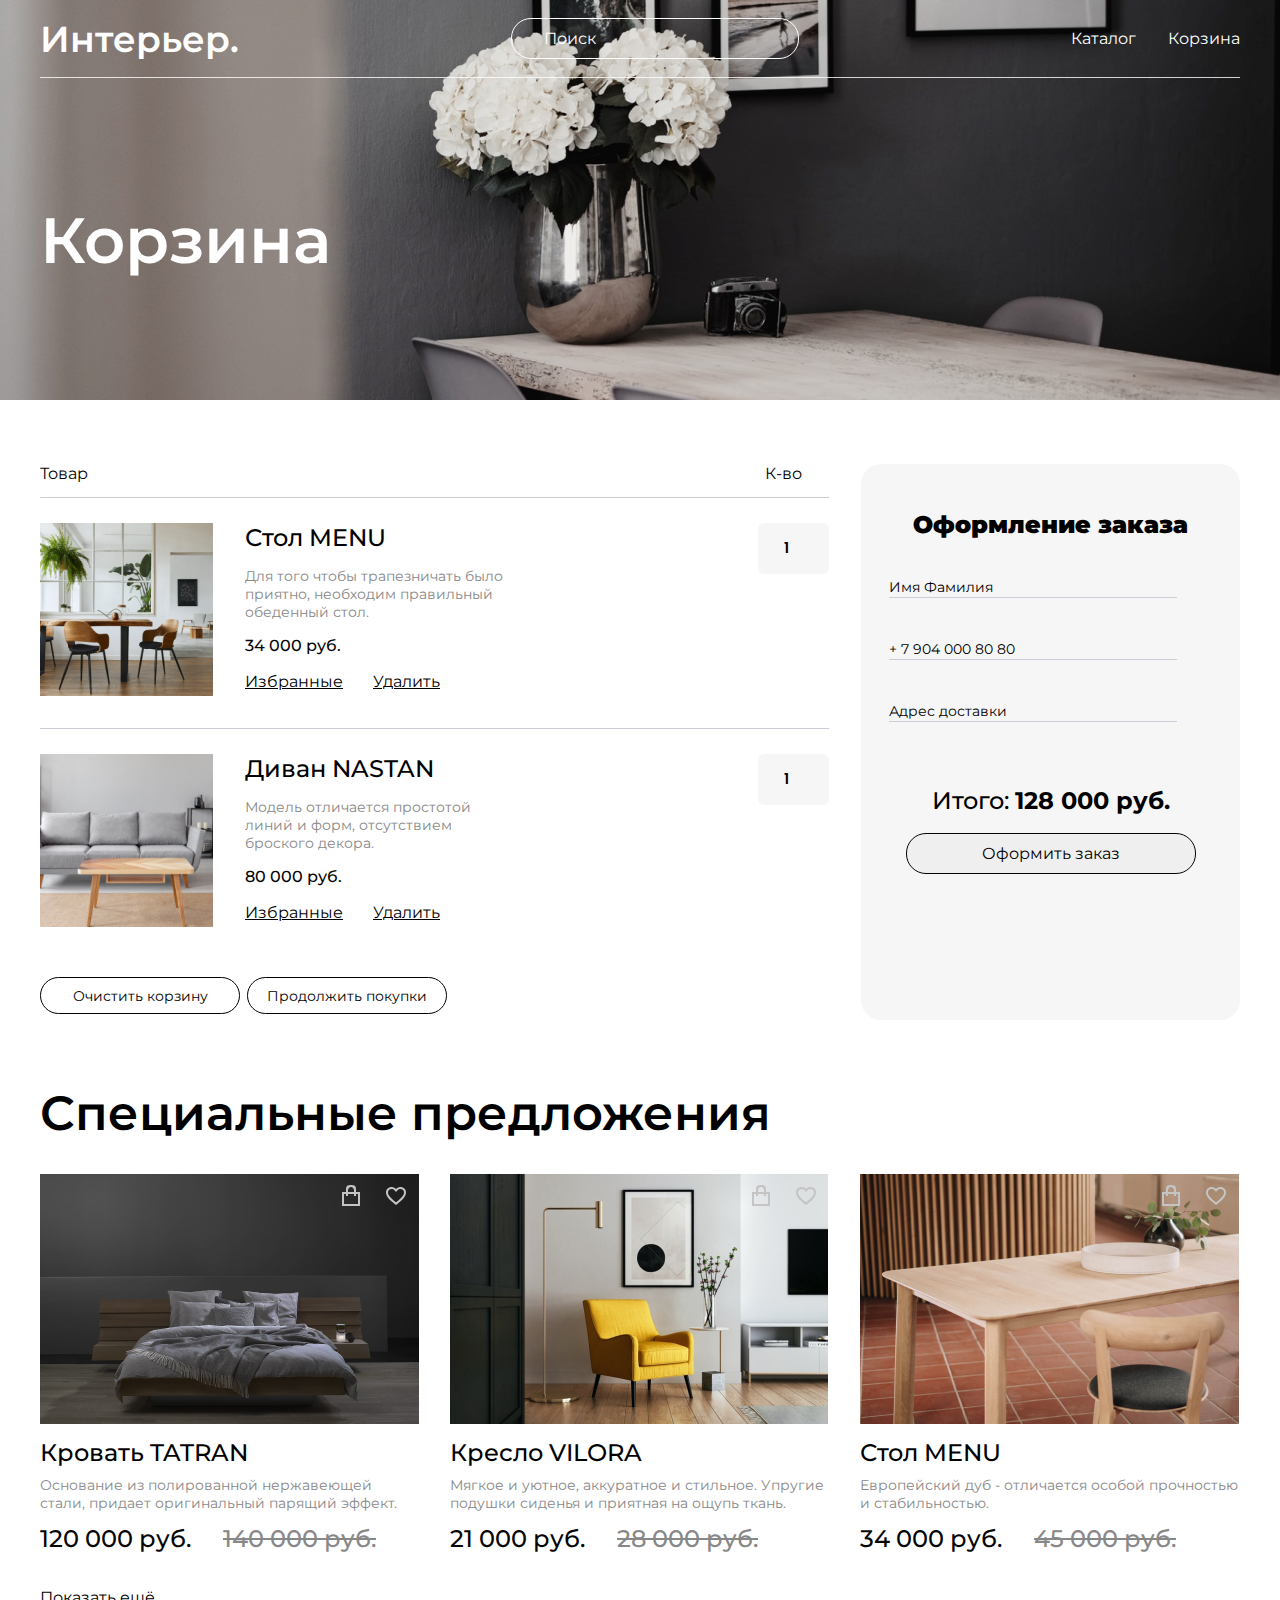
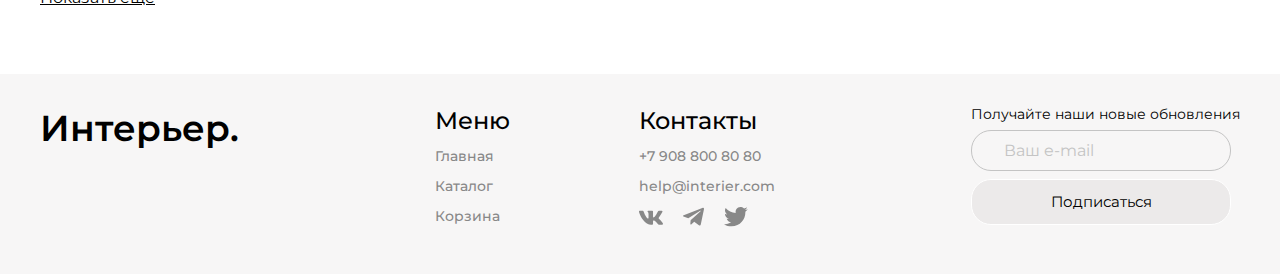
<file: cart.html>
<!DOCTYPE html>
<html lang="ru">

<head>
   <meta charset="UTF-8">
   <meta name="viewport" content="width=device-width, initial-scale=1.0">
   <title>Корзина</title>
   <link rel="preconnect" href="https://fonts.googleapis.com">
   <link rel="preconnect" href="https://fonts.gstatic.com" crossorigin>
   <link href="https://fonts.googleapis.com/css2?family=Montserrat:wght@400;500;600&family=Poppins:wght@600&display=swap" rel="stylesheet">
   <link rel="stylesheet" href="css/style.css">
</head>
<body>
   <!-- ШАПКА КОРЗИНЫ -->
   <div class="top top__cart center">
      <header class="header">
         <a class="header__logo" href="index.html">Интерьер.</a>
         <input placeholder="Поиск" class="header__input" type="text">
         <nav class="header__menu">
            <a class="header__menu_link" href="catalog.html">Каталог</a>
            <a class="header__menu_link" href="cart.html">Корзина</a>
         </nav>
         <div class="header__menu_mob">
            <a href="#"><svg width="20" height="19" viewBox="0 0 20 19" fill="none" xmlns="http://www.w3.org/2000/svg">
               <g clip-path="url(#clip0_310_614)">
               <path d="M5.7515 2.99141C4.59282 4.14838 3.91891 5.70363 3.86709 7.34023C3.81528 8.97682 4.38946 10.5716 5.47264 11.7995C6.55581 13.0275 8.06645 13.7962 9.69672 13.9491C11.2973 14.0991 12.8949 13.6444 14.1757 12.6766L17.5069 16.0085L17.5069 16.0085C17.5897 16.0914 17.6881 16.1571 17.7963 16.2019C17.9046 16.2468 18.0206 16.2698 18.1377 16.2698C18.2549 16.2698 18.3709 16.2468 18.4791 16.2019C18.5873 16.1571 18.6857 16.0914 18.7685 16.0085C18.8514 15.9257 18.9171 15.8274 18.9619 15.7191C19.0068 15.6109 19.0298 15.4949 19.0298 15.3777C19.0298 15.2606 19.0068 15.1446 18.9619 15.0363C18.9171 14.9281 18.8514 14.8298 18.7685 14.7469L18.7685 14.7469L15.4368 11.416C16.4021 10.135 16.8547 8.53846 16.7038 6.93943C16.5501 5.31054 15.7816 3.80139 14.5547 2.719C13.3277 1.63662 11.7345 1.06232 10.0992 1.11292C8.46381 1.16352 6.90917 1.83523 5.7515 2.99141ZM5.7515 2.99141L5.82216 3.06217L5.7515 2.99141ZM13.5895 4.25366C14.0271 4.68416 14.3751 5.19703 14.6135 5.76269C14.8518 6.32835 14.9758 6.93561 14.9783 7.54944C14.9808 8.16327 14.8618 8.77152 14.628 9.3391C14.3943 9.90669 14.0505 10.4224 13.6164 10.8564C13.1824 11.2905 12.6667 11.6343 12.0991 11.868C11.5315 12.1018 10.9233 12.2208 10.3094 12.2183C9.6956 12.2158 9.08834 12.0918 8.52268 11.8535C7.95702 11.6151 7.44415 11.2671 7.01365 10.8295C6.15334 9.95509 5.67341 8.77613 5.6784 7.54944C5.6834 6.32275 6.17291 5.14773 7.04032 4.28033C7.90772 3.41292 9.08274 2.92341 10.3094 2.91841C11.5361 2.91342 12.7151 3.39335 13.5895 4.25366Z" fill="white" stroke="white" stroke-width="0.2"/>
               </g>
               <defs>
               <clipPath id="clip0_310_614">
               <rect width="19" height="19" fill="white" transform="translate(0.800537)"/>
               </clipPath>
               </defs>
               </svg>
            </a>
            <a href="catalog.html"><svg width="20" height="21" viewBox="0 0 20 21" fill="none" xmlns="http://www.w3.org/2000/svg">
               <rect x="0.800537" y="0.900024" width="4.57143" height="4.57143" fill="white"/>
               <rect x="0.800537" y="8.21436" width="4.57143" height="4.57143" fill="white"/>
               <rect x="0.800537" y="15.5286" width="4.57143" height="4.57143" fill="white"/>
               <rect x="8.11401" y="8.21436" width="4.57143" height="4.57143" fill="white"/>
               <rect x="8.11401" y="15.5286" width="4.57143" height="4.57143" fill="white"/>
               <rect x="8.11401" y="0.900024" width="4.57143" height="4.57143" fill="white"/>
               <rect x="15.4285" y="8.21436" width="4.57143" height="4.57143" fill="white"/>
               <rect x="15.4285" y="15.5286" width="4.57143" height="4.57143" fill="white"/>
               <rect x="15.4285" y="0.900024" width="4.57143" height="4.57143" fill="white"/>
               </svg>
            </a>
            <a href="cart.html">
               <svg width="25" height="25" viewBox="0 0 25 25" fill="none" xmlns="http://www.w3.org/2000/svg">
                  <path d="M14.5834 20.8333C15.1359 20.8333 15.6658 20.6138 16.0566 20.2231C16.4473 19.8324 16.6667 19.3025 16.6667 18.75C16.6667 18.1974 16.4473 17.6675 16.0566 17.2768C15.6658 16.8861 15.1359 16.6666 14.5834 16.6666C14.0309 16.6666 13.501 16.8861 13.1103 17.2768C12.7196 17.6675 12.5001 18.1974 12.5001 18.75C12.5001 19.3025 12.7196 19.8324 13.1103 20.2231C13.501 20.6138 14.0309 20.8333 14.5834 20.8333ZM7.29174 20.8333C7.84428 20.8333 8.37418 20.6138 8.76488 20.2231C9.15558 19.8324 9.37508 19.3025 9.37508 18.75C9.37508 18.1974 9.15558 17.6675 8.76488 17.2768C8.37418 16.8861 7.84428 16.6666 7.29174 16.6666C6.73921 16.6666 6.20931 16.8861 5.81861 17.2768C5.4279 17.6675 5.20841 18.1974 5.20841 18.75C5.20841 19.3025 5.4279 19.8324 5.81861 20.2231C6.20931 20.6138 6.73921 20.8333 7.29174 20.8333ZM20.873 6.16975C21.133 6.16136 21.3796 6.05217 21.5606 5.86525C21.7416 5.67834 21.8428 5.42836 21.8428 5.16819C21.8428 4.90801 21.7416 4.65804 21.5606 4.47112C21.3796 4.28421 21.133 4.17501 20.873 4.16663H19.674C18.7345 4.16663 17.922 4.81871 17.7178 5.73538L16.4126 11.6125C16.2084 12.5291 15.3959 13.1812 14.4563 13.1812H6.63133L5.12924 7.17079H14.8636C15.1212 7.15904 15.3644 7.04844 15.5425 6.86199C15.7206 6.67555 15.82 6.42761 15.82 6.16975C15.82 5.91189 15.7206 5.66395 15.5425 5.47751C15.3644 5.29106 15.1212 5.18046 14.8636 5.16871H5.12924C4.82473 5.16862 4.5242 5.23796 4.25051 5.37145C3.97682 5.50495 3.73716 5.69909 3.54976 5.93911C3.36236 6.17913 3.23215 6.45872 3.16903 6.75662C3.10591 7.05452 3.11154 7.36289 3.1855 7.65829L4.68758 13.6666C4.79586 14.1002 5.046 14.485 5.39821 14.7601C5.75042 15.0351 6.18447 15.1844 6.63133 15.1843H14.4563C15.368 15.1845 16.2524 14.8736 16.9636 14.3032C17.6748 13.7327 18.1701 12.9368 18.3678 12.0468L19.674 6.16975H20.873Z" fill="white"/>
                  </svg>
                  
            </a>
         </div>
      </header>
      <section class="header__content">
         <h1 class="header__title header__title_cart">Корзина </h1>
      </section>
   </div>
   
   <!-- ОСНОВА -->
   <div class="cart center">
      <div class="cart__content">
         <div class="cart__name-box">
            <p class="cart__name-box_up">Товар</p>
            <p class="cart__name-box_up">К-во</p>
         </div>
         <div class="cart__item">
            <div class="cart__left">
               <img class="cart__left-img" src="img/menucart.jpg" alt="cart image">
               <div class="cart__info">
                  <h4 class="cart__info_h4">Стол MENU</h4>
                  <p class="cart__info_p1">Для того чтобы трапезничать было приятно, необходим правильный обеденный стол.</p>
                  <p class="cart__info_p2">34 000 руб.</p>
                  <div class="cart__link-box">
                     <a class="cart__link-box_link" href="#">Избранные</a>
                     <a class="cart__link-box_link" href="#">Удалить</a>
                  </div>
               </div>
            </div>
            <div>
               <input class="cart__total" type="number" value="1" min="1" max="99">
            </div>

         </div>
         <div class="cart__item">
            <div class="cart__left">
               <img class="cart__left-img" src="img/nastancart.jpg" alt="cart image">
               <div class="cart__info">
                  <h4 class="cart__info_h4">Диван NASTAN</h4>
                  <p class="cart__info_p1">Модель отличается простотой линий и форм, отсутствием броского декора. </p>
                  <p class="cart__info_p2">80 000 руб.</p>
                  <div class="cart__link-box">
                     <a class="cart__link-box_link" href="#">Избранные</a>
                     <a class="cart__link-box_link" href="#">Удалить</a>
                  </div>
               </div>
            </div>
            <input class="cart__total" type="number" value="1" min="1" max="99">
         </div>
         <div class="cart__button">
            <button class="cart__button_clear">Очистить корзину</button>
            <button class="cart__button_continue">Продолжить покупки</button>
         </div>
      </div>
<!-- ОФОРМЛЕНИЕ ЗАКАЗА -->

      <div class="cart__form">
         <h3 class="cart__from-heading"><b>Оформление заказа</b></h3>
         <div class="cart__form-input">
            <input class="cart__form-input_p" placeholder="Имя Фамилия" type="text">
            <input class="cart__form-input_p" placeholder="+ 7 904 000 80 80" type="tel"> 
            <input class="cart__form-input_p" placeholder="Адрес доставки" type="text">
         </div>
         <div class="cart__form-price">
            <h6 class="cart__form-price_total">Итого: <b>128 000 руб.</b></h6>
            <button class="cart__form-price_exe">Оформить заказ</button>
         </div>
      </div>
   </div>

   <!-- СПЕЦИАЛЬНЫЕ ПРЕДЛОЖЕНИЯ -->
   <div class="product-box product-box__cart center">
      <h2 class="product-box__heading">Специальные предложения</h2>
      <div class="product-box__offer">

         <article class="product">
            <div class="product__container">
               <img class="product__img" src="img/taran_catalog.jpg" alt="Кровать TATRAN">
               <div class="product__icons">
                  <a class="product__icons_svg" href="cart.html">
                     <svg width="24" height="24" viewBox="0 0 24 24" fill="none" xmlns="http://www.w3.org/2000/svg">
                        <g clip-path="url(#clip0_196_498)">
                           <path
                              d="M7 8V6C7 4.67916 7.07093 2.93397 8 2C8.92908 1.06603 10.6861 1 12 1C13.3139 1 15.0709 1.06603 16 2C16.9291 2.93397 17 4.67916 17 6V8H20C20.2628 8 20.8142 7.81321 21 8C21.1858 8.18679 21 8.73583 21 9V21C21 21.2642 21.1858 21.8132 21 22C20.8142 22.1868 20.2628 22 20 22H4C3.73722 22 3.18582 22.1868 3 22C2.81419 21.8132 3 21.2642 3 21V9C3 8.73583 2.81419 8.18679 3 8C3.18582 7.81321 3.73722 8 4 8H7ZM7 10H5V20H19V10H17V12H15V10H9V12H7V10ZM9 8H15V6C15 5.2075 14.5575 4.56038 14 4C13.4426 3.43962 12.7884 3 12 3C11.2117 3 10.5575 3.43962 10 4C9.44256 4.56038 9 5.2075 9 6V8Z"
                              fill="#C4C4C4" />
                        </g>
                        <defs>
                           <clipPath id="clip0_196_49">
                              <rect width="24" height="24" fill="white" />
                           </clipPath>
                        </defs>
                     </svg>
   
                  </a>
               <a class="product__icons_svg" href="#">
                  <svg width="24" height="24" viewBox="0 0 24 24" fill="none" xmlns="http://www.w3.org/2000/svg">
                     <path
                        d="M12 21C11.355 20.428 10.626 19.833 9.85499 19.2H9.84499C7.12999 16.98 4.05299 14.468 2.69399 11.458C2.24751 10.4997 2.0109 9.45713 1.99998 8.4C1.997 6.94949 2.57876 5.55899 3.6138 4.54277C4.64884 3.52655 6.04978 2.9704 7.49999 3C8.68062 3.00187 9.83583 3.34308 10.828 3.983C11.264 4.26597 11.6584 4.60826 12 5C12.3435 4.6098 12.738 4.26771 13.173 3.983C14.1647 3.34296 15.3197 3.00172 16.5 3C17.9502 2.9704 19.3511 3.52655 20.3862 4.54277C21.4212 5.55899 22.003 6.94949 22 8.4C21.9898 9.45882 21.7532 10.5032 21.306 11.463C19.947 14.473 16.871 16.984 14.156 19.2L14.146 19.208C13.374 19.837 12.646 20.432 12.001 21.008L12 21ZM7.49999 5C6.5685 4.98835 5.67006 5.34485 4.99999 5.992C4.35438 6.62617 3.99355 7.49505 3.99991 8.4C4.01132 9.1705 4.18582 9.92985 4.51199 10.628C5.1535 11.9267 6.0191 13.1021 7.06899 14.1C8.05999 15.1 9.19999 16.068 10.186 16.882C10.459 17.107 10.737 17.334 11.015 17.561L11.19 17.704C11.457 17.922 11.733 18.148 12 18.37L12.013 18.358L12.019 18.353H12.025L12.034 18.346H12.039H12.044L12.062 18.331L12.103 18.298L12.11 18.292L12.121 18.284H12.127L12.136 18.276L12.8 17.731L12.974 17.588C13.255 17.359 13.533 17.132 13.806 16.907C14.792 16.093 15.933 15.126 16.924 14.121C17.974 13.1236 18.8397 11.9485 19.481 10.65C19.8131 9.9458 19.9901 9.17851 20 8.4C20.0042 7.49784 19.6435 6.6323 19 6C18.3312 5.34992 17.4326 4.99049 16.5 5C15.3619 4.99033 14.2739 5.46737 13.51 6.311L12 8.051L10.49 6.311C9.72606 5.46737 8.63807 4.99033 7.49999 5Z"
                        fill="#C4C4C4" />
                  </svg>
   
               </a>
               </div>
            </div>
            <h3 class="product__title">Кровать TATRAN</h3>
            <p class="product__info">Основание из полированной нержавеющей стали, придает оригинальный парящий эффект.</p>
            <div class="product__price">
               <span class="product__price_new">120 000 руб.</span>
               <span class="product__price_old">140 000 руб.</span>
            </div>
         </article>
   
         <article class="product">
            <div class="product__container">
               <img class="product__img" src="img/vilora_catalog.jpg" alt="Кресло VILORA">
               <div class="product__icons">
                  <a class="product__icons_svg" href="cart.html">
                     <svg width="24" height="24" viewBox="0 0 24 24" fill="none" xmlns="http://www.w3.org/2000/svg">
                        <g clip-path="url(#clip0_196_498)">
                           <path
                              d="M7 8V6C7 4.67916 7.07093 2.93397 8 2C8.92908 1.06603 10.6861 1 12 1C13.3139 1 15.0709 1.06603 16 2C16.9291 2.93397 17 4.67916 17 6V8H20C20.2628 8 20.8142 7.81321 21 8C21.1858 8.18679 21 8.73583 21 9V21C21 21.2642 21.1858 21.8132 21 22C20.8142 22.1868 20.2628 22 20 22H4C3.73722 22 3.18582 22.1868 3 22C2.81419 21.8132 3 21.2642 3 21V9C3 8.73583 2.81419 8.18679 3 8C3.18582 7.81321 3.73722 8 4 8H7ZM7 10H5V20H19V10H17V12H15V10H9V12H7V10ZM9 8H15V6C15 5.2075 14.5575 4.56038 14 4C13.4426 3.43962 12.7884 3 12 3C11.2117 3 10.5575 3.43962 10 4C9.44256 4.56038 9 5.2075 9 6V8Z"
                              fill="#C4C4C4" />
                        </g>
                        <defs>
                           <clipPath id="clip0_196_44">
                              <rect width="24" height="24" fill="white" />
                           </clipPath>
                        </defs>
                     </svg>
   
                  </a>
               <a class="product__icons_svg" href="#">
                  <svg width="24" height="24" viewBox="0 0 24 24" fill="none" xmlns="http://www.w3.org/2000/svg">
                     <path
                        d="M12 21C11.355 20.428 10.626 19.833 9.85499 19.2H9.84499C7.12999 16.98 4.05299 14.468 2.69399 11.458C2.24751 10.4997 2.0109 9.45713 1.99998 8.4C1.997 6.94949 2.57876 5.55899 3.6138 4.54277C4.64884 3.52655 6.04978 2.9704 7.49999 3C8.68062 3.00187 9.83583 3.34308 10.828 3.983C11.264 4.26597 11.6584 4.60826 12 5C12.3435 4.6098 12.738 4.26771 13.173 3.983C14.1647 3.34296 15.3197 3.00172 16.5 3C17.9502 2.9704 19.3511 3.52655 20.3862 4.54277C21.4212 5.55899 22.003 6.94949 22 8.4C21.9898 9.45882 21.7532 10.5032 21.306 11.463C19.947 14.473 16.871 16.984 14.156 19.2L14.146 19.208C13.374 19.837 12.646 20.432 12.001 21.008L12 21ZM7.49999 5C6.5685 4.98835 5.67006 5.34485 4.99999 5.992C4.35438 6.62617 3.99355 7.49505 3.99991 8.4C4.01132 9.1705 4.18582 9.92985 4.51199 10.628C5.1535 11.9267 6.0191 13.1021 7.06899 14.1C8.05999 15.1 9.19999 16.068 10.186 16.882C10.459 17.107 10.737 17.334 11.015 17.561L11.19 17.704C11.457 17.922 11.733 18.148 12 18.37L12.013 18.358L12.019 18.353H12.025L12.034 18.346H12.039H12.044L12.062 18.331L12.103 18.298L12.11 18.292L12.121 18.284H12.127L12.136 18.276L12.8 17.731L12.974 17.588C13.255 17.359 13.533 17.132 13.806 16.907C14.792 16.093 15.933 15.126 16.924 14.121C17.974 13.1236 18.8397 11.9485 19.481 10.65C19.8131 9.9458 19.9901 9.17851 20 8.4C20.0042 7.49784 19.6435 6.6323 19 6C18.3312 5.34992 17.4326 4.99049 16.5 5C15.3619 4.99033 14.2739 5.46737 13.51 6.311L12 8.051L10.49 6.311C9.72606 5.46737 8.63807 4.99033 7.49999 5Z"
                        fill="#C4C4C4" />
                  </svg>
   
               </a>
               </div>
            </div>
            <h3 class="product__title">Кресло VILORA</h3>
            <p class="product__info">Мягкое и уютное, аккуратное и стильное. Упругие подушки сиденья и приятная на ощупь ткань.</p>
            <div class="product__price">
               <span class="product__price_new">21 000 руб.</span>
               <span class="product__price_old">28 000 руб.</span>
            </div>
         </article>
   
         <article class="product">
            <div class="product__container">
               <img class="product__img" src="img/menu_catalog.jpg" alt="Стол MENU">
               <div class="product__icons">
                  <a class="product__icons_svg" href="cart.html">
                     <svg width="24" height="24" viewBox="0 0 24 24" fill="none" xmlns="http://www.w3.org/2000/svg">
                        <g clip-path="url(#clip0_196_498)">
                           <path
                              d="M7 8V6C7 4.67916 7.07093 2.93397 8 2C8.92908 1.06603 10.6861 1 12 1C13.3139 1 15.0709 1.06603 16 2C16.9291 2.93397 17 4.67916 17 6V8H20C20.2628 8 20.8142 7.81321 21 8C21.1858 8.18679 21 8.73583 21 9V21C21 21.2642 21.1858 21.8132 21 22C20.8142 22.1868 20.2628 22 20 22H4C3.73722 22 3.18582 22.1868 3 22C2.81419 21.8132 3 21.2642 3 21V9C3 8.73583 2.81419 8.18679 3 8C3.18582 7.81321 3.73722 8 4 8H7ZM7 10H5V20H19V10H17V12H15V10H9V12H7V10ZM9 8H15V6C15 5.2075 14.5575 4.56038 14 4C13.4426 3.43962 12.7884 3 12 3C11.2117 3 10.5575 3.43962 10 4C9.44256 4.56038 9 5.2075 9 6V8Z"
                              fill="#C4C4C4" />
                        </g>
                        <defs>
                           <clipPath id="clip0_196_4">
                              <rect width="24" height="24" fill="white" />
                           </clipPath>
                        </defs>
                     </svg>
   
                  </a>
               <a class="product__icons_svg" href="#">
                  <svg width="24" height="24" viewBox="0 0 24 24" fill="none" xmlns="http://www.w3.org/2000/svg">
                     <path
                        d="M12 21C11.355 20.428 10.626 19.833 9.85499 19.2H9.84499C7.12999 16.98 4.05299 14.468 2.69399 11.458C2.24751 10.4997 2.0109 9.45713 1.99998 8.4C1.997 6.94949 2.57876 5.55899 3.6138 4.54277C4.64884 3.52655 6.04978 2.9704 7.49999 3C8.68062 3.00187 9.83583 3.34308 10.828 3.983C11.264 4.26597 11.6584 4.60826 12 5C12.3435 4.6098 12.738 4.26771 13.173 3.983C14.1647 3.34296 15.3197 3.00172 16.5 3C17.9502 2.9704 19.3511 3.52655 20.3862 4.54277C21.4212 5.55899 22.003 6.94949 22 8.4C21.9898 9.45882 21.7532 10.5032 21.306 11.463C19.947 14.473 16.871 16.984 14.156 19.2L14.146 19.208C13.374 19.837 12.646 20.432 12.001 21.008L12 21ZM7.49999 5C6.5685 4.98835 5.67006 5.34485 4.99999 5.992C4.35438 6.62617 3.99355 7.49505 3.99991 8.4C4.01132 9.1705 4.18582 9.92985 4.51199 10.628C5.1535 11.9267 6.0191 13.1021 7.06899 14.1C8.05999 15.1 9.19999 16.068 10.186 16.882C10.459 17.107 10.737 17.334 11.015 17.561L11.19 17.704C11.457 17.922 11.733 18.148 12 18.37L12.013 18.358L12.019 18.353H12.025L12.034 18.346H12.039H12.044L12.062 18.331L12.103 18.298L12.11 18.292L12.121 18.284H12.127L12.136 18.276L12.8 17.731L12.974 17.588C13.255 17.359 13.533 17.132 13.806 16.907C14.792 16.093 15.933 15.126 16.924 14.121C17.974 13.1236 18.8397 11.9485 19.481 10.65C19.8131 9.9458 19.9901 9.17851 20 8.4C20.0042 7.49784 19.6435 6.6323 19 6C18.3312 5.34992 17.4326 4.99049 16.5 5C15.3619 4.99033 14.2739 5.46737 13.51 6.311L12 8.051L10.49 6.311C9.72606 5.46737 8.63807 4.99033 7.49999 5Z"
                        fill="#C4C4C4" />
                  </svg>
   
               </a>
               </div>
            </div>
            <h3 class="product__title">Стол MENU</h3>
            <p class="product__info">Европейский дуб - отличается особой прочностью и стабильностью.</p>
            <div class="product__price">
               <span class="product__price_new">34 000 руб.</span>
               <span class="product__price_old">45 000 руб.</span>
            </div>
         </article>

      </div>
      <a class="product-box__link product-box__link_cart" href="catalog.html">Показать ещё</a>
   </div>

   <!-- ПОДВАЛ -->
   <footer class="footer center">
      <a href="index.html" class="footer__logo">Интерьер.</a>
      <div class="footer__navigate">
         <section class="menu-down">
            <h4 class="menu-down__heading">Меню</h4>
            <nav class="menu-down__nav">
               <a class="menu-down__link" href="index.html">Главная</a>
               <a class="menu-down__link" href="catalog.html">Каталог</a>
               <a class="menu-down__link" href="cart.html">Корзина</a>
            </nav>
         </section>
         <section class="menu-down">
            <h4 class="menu-down__heading">Контакты</h4>
            <a class="menu-down__link" href="tel:+79088008080">+7 908 800 80 80</a>
            <a class="menu-down__link" href="#">help@interier.com</a>
            <div class="menu-down__icon">
               <a class="menu-down__icon_svg" href="https://www.vk.com/">
                  <svg width="24" height="15" viewBox="0 0 24 15" fill="none" xmlns="http://www.w3.org/2000/svg">
                     <path fill-rule="evenodd" clip-rule="evenodd" d="M23.45 1.61585C23.616 1.06985 23.45 0.667847 22.655 0.667847H20.03C19.362 0.667847 19.054 1.01485 18.887 1.39785C18.887 1.39785 17.552 4.59385 15.661 6.66985C15.049 7.27185 14.771 7.46285 14.437 7.46285C14.27 7.46285 14.019 7.27185 14.019 6.72485V1.61585C14.019 0.959847 13.835 0.667847 13.279 0.667847H9.151C8.734 0.667847 8.483 0.971847 8.483 1.26085C8.483 1.88185 9.429 2.02585 9.526 3.77385V7.57185C9.526 8.40485 9.373 8.55585 9.039 8.55585C8.149 8.55585 5.984 5.34485 4.699 1.67085C4.45 0.955846 4.198 0.667847 3.527 0.667847H0.9C0.15 0.667847 0 1.01485 0 1.39785C0 2.07985 0.89 5.46785 4.145 9.94885C6.315 13.0088 9.37 14.6678 12.153 14.6678C13.822 14.6678 14.028 14.2998 14.028 13.6648V11.3518C14.028 10.6148 14.186 10.4678 14.715 10.4678C15.105 10.4678 15.772 10.6598 17.33 12.1348C19.11 13.8838 19.403 14.6678 20.405 14.6678H23.03C23.78 14.6678 24.156 14.2998 23.94 13.5718C23.702 12.8478 22.852 11.7968 21.725 10.5498C21.113 9.83985 20.195 9.07485 19.916 8.69185C19.527 8.20085 19.638 7.98185 19.916 7.54485C19.916 7.54485 23.116 3.11885 23.449 1.61585H23.45Z" fill="#888888"/>
                     </svg>
                     
               </a>
               <a class="menu-down__icon_svg" href="https://telegram.com/?lang=ru">
                  <svg width="21" height="19" viewBox="0 0 21 19" fill="none" xmlns="http://www.w3.org/2000/svg">
                     <path d="M19.2957 1.03085L0.690684 8.24246C-0.0580144 8.57829 -0.311245 9.25083 0.509724 9.61583L5.28271 11.1405L16.8232 3.97138C17.4533 3.52132 18.0984 3.64133 17.5433 4.13643L7.63159 13.1572L7.32024 16.9748C7.60862 17.5642 8.13666 17.5669 8.47348 17.274L11.2157 14.6658L15.9122 18.2008C17.003 18.85 17.5965 18.4311 17.8312 17.2413L20.9117 2.57948C21.2315 1.11501 20.6861 0.469757 19.2957 1.03085Z" fill="#888888"/>
                     </svg>
                     
               </a>
               <a class="menu-down__icon_svg" href="https://www.twitter.com">
                  <svg width="24" height="20" viewBox="0 0 24 20" fill="none" xmlns="http://www.w3.org/2000/svg">
                     <path d="M23.7807 2.29536C22.89 2.68933 21.9455 2.94808 20.9783 3.06303C21.9977 2.45336 22.7607 1.49388 23.125 0.363358C22.1683 0.932692 21.1195 1.33169 20.0263 1.54752C19.292 0.761867 18.3188 0.240815 17.2578 0.0653739C16.1968 -0.110068 15.1076 0.0699312 14.1595 0.577387C13.2114 1.08484 12.4575 1.89132 12.015 2.87145C11.5725 3.85158 11.4662 4.95044 11.7127 5.99719C9.77263 5.89996 7.87472 5.3958 6.14217 4.51747C4.40962 3.63913 2.88115 2.40625 1.656 0.898859C1.22234 1.64372 0.994451 2.49046 0.99567 3.35236C0.99567 5.04402 1.85667 6.53853 3.16567 7.41353C2.39101 7.38914 1.63341 7.17994 0.956003 6.80336V6.86403C0.956237 7.99068 1.3461 9.08258 2.05949 9.9546C2.77288 10.8266 3.7659 11.4251 4.87017 11.6485C4.15105 11.8434 3.39703 11.8721 2.66517 11.7325C2.97652 12.7023 3.58334 13.5504 4.40069 14.1582C5.21804 14.7659 6.20499 15.1028 7.22334 15.1217C6.21123 15.9166 5.05238 16.5042 3.81303 16.8509C2.57368 17.1976 1.27815 17.2967 0.00050354 17.1424C2.23082 18.5767 4.82712 19.3382 7.47884 19.3357C16.454 19.3357 21.3622 11.9005 21.3622 5.45236C21.3622 5.24236 21.3563 5.03003 21.347 4.82236C22.3023 4.13189 23.1269 3.27655 23.7818 2.29653L23.7807 2.29536Z" fill="#888888"/>
                     </svg>
                     
               </a>
            </div>
         </section>
      </div>

      <form action="#">
         <section class="subscribe">
            <p class="subscribe__updates">Получайте наши новые обновления</p>
            <input class="subscribe__input" placeholder="Ваш e-mail" type="email">
            <button class="subscribe__sign">Подписаться</button>
         </section>
      </form>
   </footer>

</html>
</file>
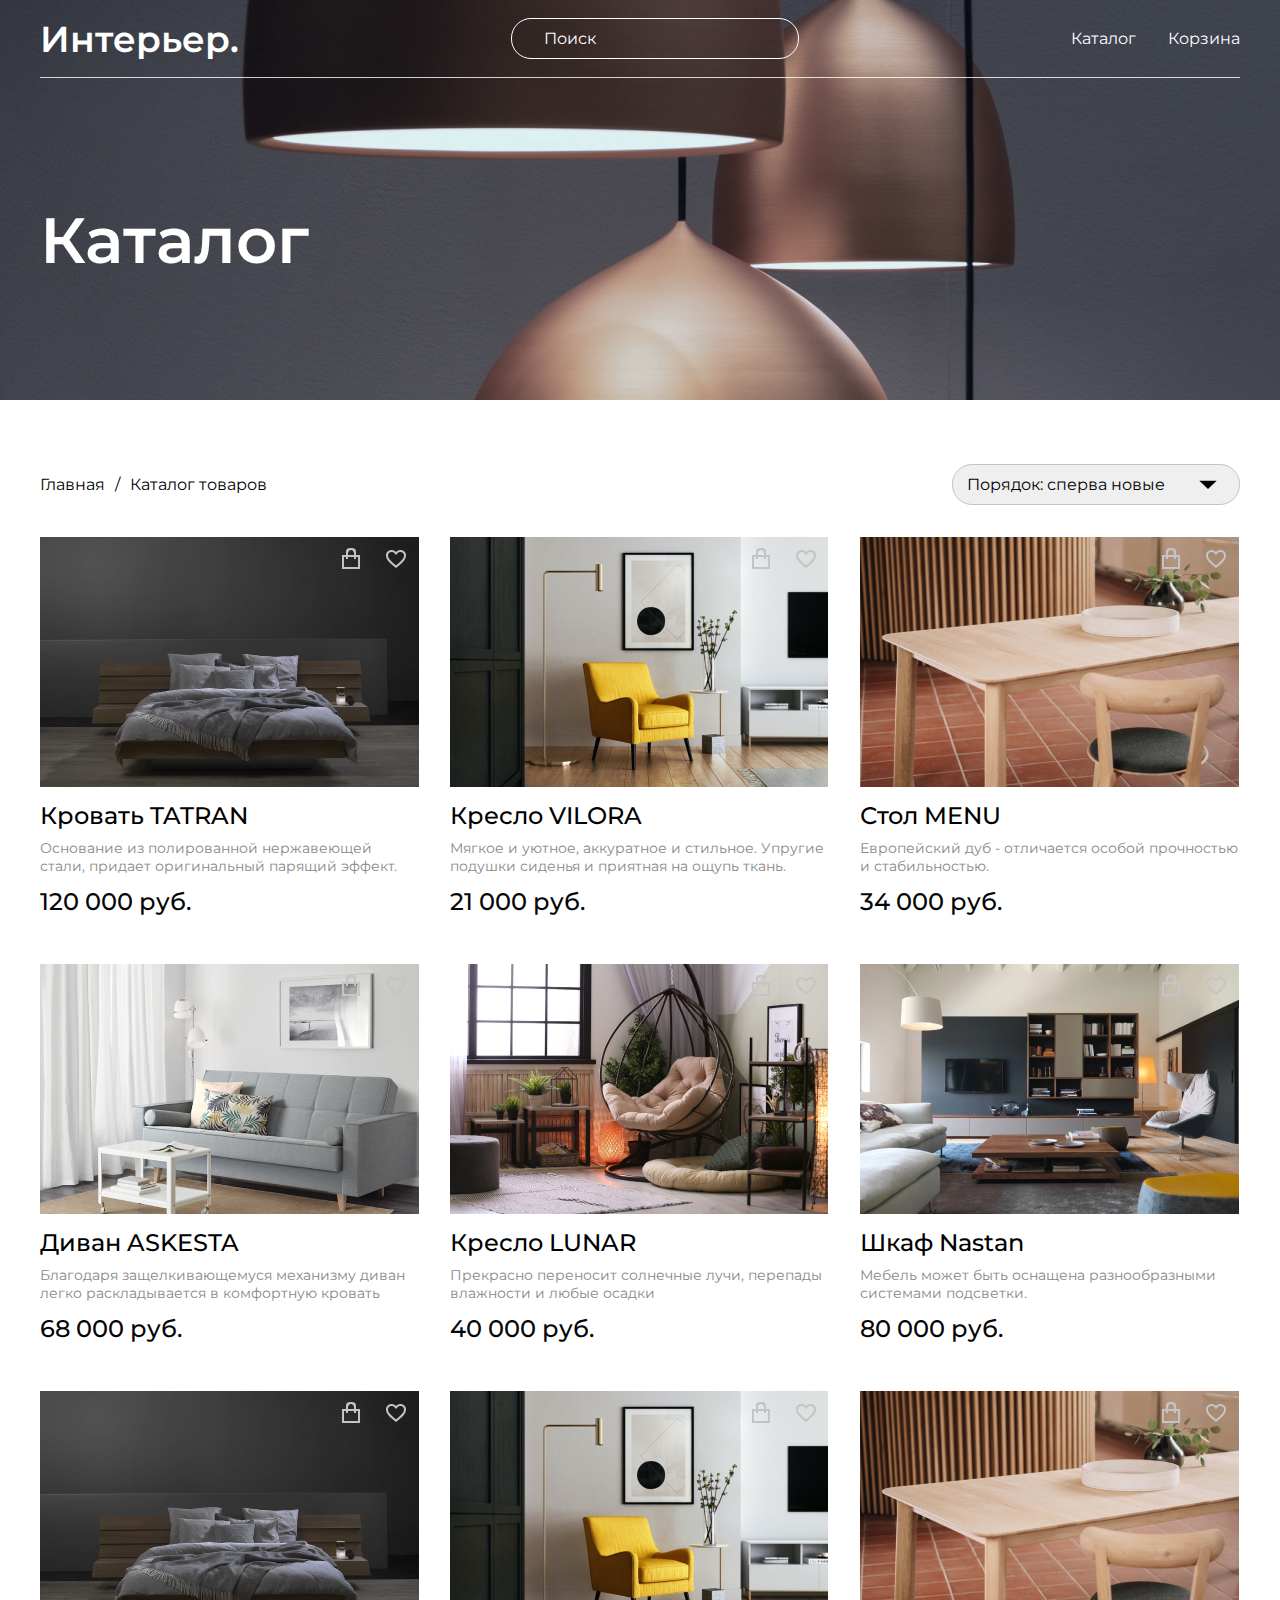
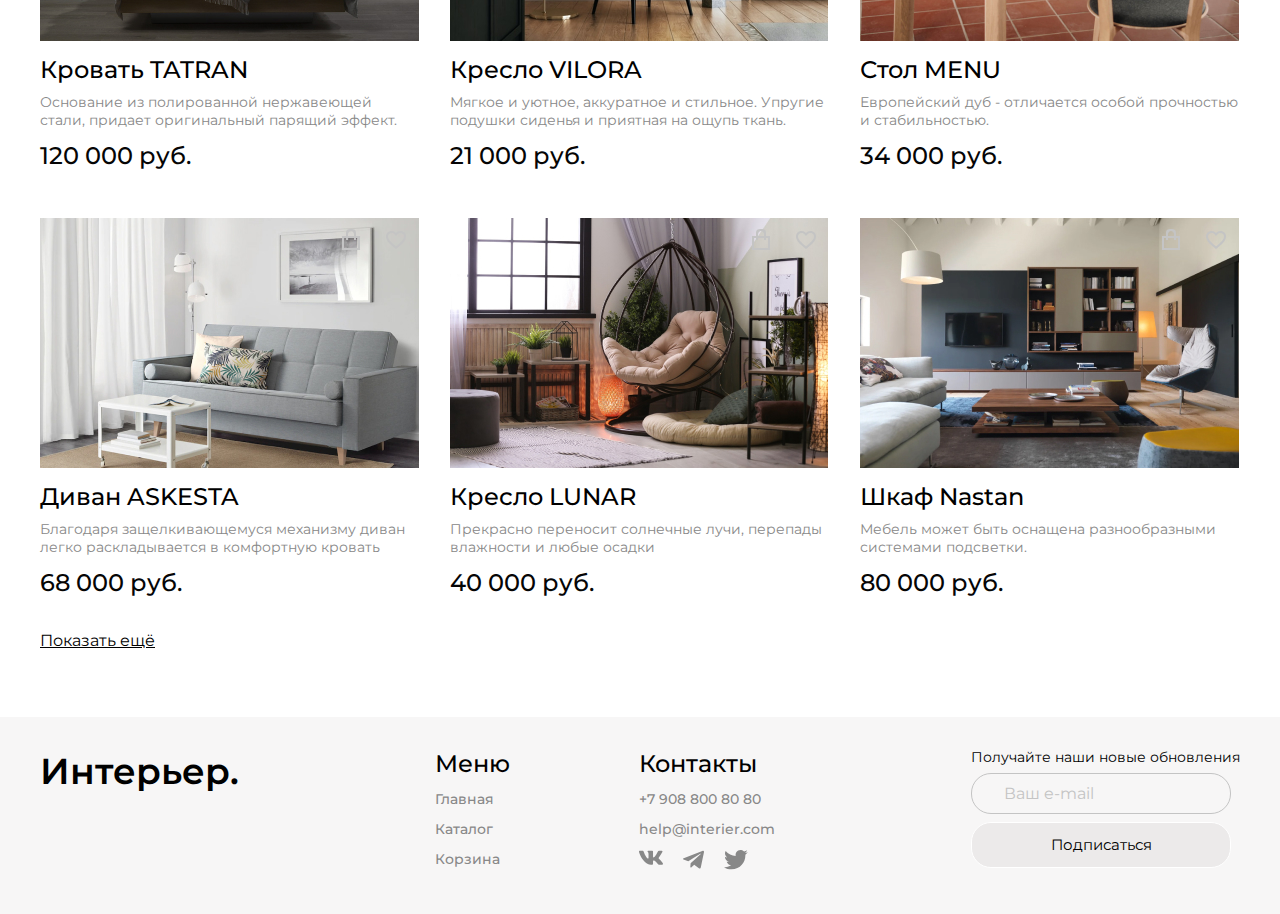
<file: catalog.html>
<!DOCTYPE html>
<html lang="ru">
<head>
    <meta charset="UTF-8">
    <meta name="viewport" content="width=device-width, initial-scale=1.0">
    <title>Каталог</title>
    <link rel="preconnect" href="https://fonts.googleapis.com">
    <link rel="preconnect" href="https://fonts.gstatic.com" crossorigin>
    <link href="https://fonts.googleapis.com/css2?family=Montserrat:wght@400;500;600&display=swap" rel="stylesheet">
    <link rel="stylesheet" href="css/style.css">
</head>
<body>

<!-- ШАПКА КАТАЛОГА -->
   <div class="top top__catalog center">
      <header class="header">
         <a class="header__logo" href="index.html">Интерьер.</a>
         <input placeholder="Поиск" class="header__input" type="text">
         <nav class="header__menu">
            <a class="header__menu_link" href="catalog.html">Каталог</a>
            <a class="header__menu_link" href="cart.html">Корзина</a>
         </nav>
         <div class="header__menu_mob">
            <a href="#"><svg width="20" height="19" viewBox="0 0 20 19" fill="none" xmlns="http://www.w3.org/2000/svg">
               <g clip-path="url(#clip0_310_614)">
               <path d="M5.7515 2.99141C4.59282 4.14838 3.91891 5.70363 3.86709 7.34023C3.81528 8.97682 4.38946 10.5716 5.47264 11.7995C6.55581 13.0275 8.06645 13.7962 9.69672 13.9491C11.2973 14.0991 12.8949 13.6444 14.1757 12.6766L17.5069 16.0085L17.5069 16.0085C17.5897 16.0914 17.6881 16.1571 17.7963 16.2019C17.9046 16.2468 18.0206 16.2698 18.1377 16.2698C18.2549 16.2698 18.3709 16.2468 18.4791 16.2019C18.5873 16.1571 18.6857 16.0914 18.7685 16.0085C18.8514 15.9257 18.9171 15.8274 18.9619 15.7191C19.0068 15.6109 19.0298 15.4949 19.0298 15.3777C19.0298 15.2606 19.0068 15.1446 18.9619 15.0363C18.9171 14.9281 18.8514 14.8298 18.7685 14.7469L18.7685 14.7469L15.4368 11.416C16.4021 10.135 16.8547 8.53846 16.7038 6.93943C16.5501 5.31054 15.7816 3.80139 14.5547 2.719C13.3277 1.63662 11.7345 1.06232 10.0992 1.11292C8.46381 1.16352 6.90917 1.83523 5.7515 2.99141ZM5.7515 2.99141L5.82216 3.06217L5.7515 2.99141ZM13.5895 4.25366C14.0271 4.68416 14.3751 5.19703 14.6135 5.76269C14.8518 6.32835 14.9758 6.93561 14.9783 7.54944C14.9808 8.16327 14.8618 8.77152 14.628 9.3391C14.3943 9.90669 14.0505 10.4224 13.6164 10.8564C13.1824 11.2905 12.6667 11.6343 12.0991 11.868C11.5315 12.1018 10.9233 12.2208 10.3094 12.2183C9.6956 12.2158 9.08834 12.0918 8.52268 11.8535C7.95702 11.6151 7.44415 11.2671 7.01365 10.8295C6.15334 9.95509 5.67341 8.77613 5.6784 7.54944C5.6834 6.32275 6.17291 5.14773 7.04032 4.28033C7.90772 3.41292 9.08274 2.92341 10.3094 2.91841C11.5361 2.91342 12.7151 3.39335 13.5895 4.25366Z" fill="white" stroke="white" stroke-width="0.2"/>
               </g>
               <defs>
               <clipPath id="clip0_310_614">
               <rect width="19" height="19" fill="white" transform="translate(0.800537)"/>
               </clipPath>
               </defs>
               </svg>
            </a>
            <a href="catalog.html"><svg width="20" height="21" viewBox="0 0 20 21" fill="none" xmlns="http://www.w3.org/2000/svg">
               <rect x="0.800537" y="0.900024" width="4.57143" height="4.57143" fill="white"/>
               <rect x="0.800537" y="8.21436" width="4.57143" height="4.57143" fill="white"/>
               <rect x="0.800537" y="15.5286" width="4.57143" height="4.57143" fill="white"/>
               <rect x="8.11401" y="8.21436" width="4.57143" height="4.57143" fill="white"/>
               <rect x="8.11401" y="15.5286" width="4.57143" height="4.57143" fill="white"/>
               <rect x="8.11401" y="0.900024" width="4.57143" height="4.57143" fill="white"/>
               <rect x="15.4285" y="8.21436" width="4.57143" height="4.57143" fill="white"/>
               <rect x="15.4285" y="15.5286" width="4.57143" height="4.57143" fill="white"/>
               <rect x="15.4285" y="0.900024" width="4.57143" height="4.57143" fill="white"/>
               </svg>
            </a>
            <a href="cart.html">
               <svg width="25" height="25" viewBox="0 0 25 25" fill="none" xmlns="http://www.w3.org/2000/svg">
                  <path d="M14.5834 20.8333C15.1359 20.8333 15.6658 20.6138 16.0566 20.2231C16.4473 19.8324 16.6667 19.3025 16.6667 18.75C16.6667 18.1974 16.4473 17.6675 16.0566 17.2768C15.6658 16.8861 15.1359 16.6666 14.5834 16.6666C14.0309 16.6666 13.501 16.8861 13.1103 17.2768C12.7196 17.6675 12.5001 18.1974 12.5001 18.75C12.5001 19.3025 12.7196 19.8324 13.1103 20.2231C13.501 20.6138 14.0309 20.8333 14.5834 20.8333ZM7.29174 20.8333C7.84428 20.8333 8.37418 20.6138 8.76488 20.2231C9.15558 19.8324 9.37508 19.3025 9.37508 18.75C9.37508 18.1974 9.15558 17.6675 8.76488 17.2768C8.37418 16.8861 7.84428 16.6666 7.29174 16.6666C6.73921 16.6666 6.20931 16.8861 5.81861 17.2768C5.4279 17.6675 5.20841 18.1974 5.20841 18.75C5.20841 19.3025 5.4279 19.8324 5.81861 20.2231C6.20931 20.6138 6.73921 20.8333 7.29174 20.8333ZM20.873 6.16975C21.133 6.16136 21.3796 6.05217 21.5606 5.86525C21.7416 5.67834 21.8428 5.42836 21.8428 5.16819C21.8428 4.90801 21.7416 4.65804 21.5606 4.47112C21.3796 4.28421 21.133 4.17501 20.873 4.16663H19.674C18.7345 4.16663 17.922 4.81871 17.7178 5.73538L16.4126 11.6125C16.2084 12.5291 15.3959 13.1812 14.4563 13.1812H6.63133L5.12924 7.17079H14.8636C15.1212 7.15904 15.3644 7.04844 15.5425 6.86199C15.7206 6.67555 15.82 6.42761 15.82 6.16975C15.82 5.91189 15.7206 5.66395 15.5425 5.47751C15.3644 5.29106 15.1212 5.18046 14.8636 5.16871H5.12924C4.82473 5.16862 4.5242 5.23796 4.25051 5.37145C3.97682 5.50495 3.73716 5.69909 3.54976 5.93911C3.36236 6.17913 3.23215 6.45872 3.16903 6.75662C3.10591 7.05452 3.11154 7.36289 3.1855 7.65829L4.68758 13.6666C4.79586 14.1002 5.046 14.485 5.39821 14.7601C5.75042 15.0351 6.18447 15.1844 6.63133 15.1843H14.4563C15.368 15.1845 16.2524 14.8736 16.9636 14.3032C17.6748 13.7327 18.1701 12.9368 18.3678 12.0468L19.674 6.16975H20.873Z" fill="white"/>
                  </svg>
                  
            </a>
         </div>
      </header>  
         <section class="header__content">
            <h1 class="header__title header__title_catalog">Каталог</h1>
         </section>
   </div>

<!-- ПРОМЕЖУТОК -->
   <div class="interval center">
      <div class="interval__crumbs">
         <a class="interval__crumbs_fragment" href="index.html">Главная</a>
         <p class="interval__crumbs_fragment">/</p>
         <a class="interval__crumbs_fragment" href="catalog.html">Каталог товаров</a>
      </div>
      <select class="interval__sort" name="sort" id="Сортировка">
         <option class="interval__sort_rank" value="">Порядок: сперва новые</option>
         <option class="interval__sort_rank" value="">Порядок: сперва дорогие</option>
         <option class="interval__sort_rank" value="">Порядок: сперва дешёвые</option>
      </select>       
   </div>

<!-- ТОВАРЫ КАТАЛОГА -->     
<div class="product-box product-box__catalog center">
   <div class="product-box__offer_catalog">

      <article class="product">
         <div class="product__container">
            <img class="product__img" src="img/taran_catalog.jpg" alt="Кровать TATRAN">
            <div class="product__icons">
               <a class="product__icons_svg" href="cart.html">
                  <svg width="24" height="24" viewBox="0 0 24 24" fill="none" xmlns="http://www.w3.org/2000/svg">
                     <g clip-path="url(#clip0_196_498)">
                        <path
                           d="M7 8V6C7 4.67916 7.07093 2.93397 8 2C8.92908 1.06603 10.6861 1 12 1C13.3139 1 15.0709 1.06603 16 2C16.9291 2.93397 17 4.67916 17 6V8H20C20.2628 8 20.8142 7.81321 21 8C21.1858 8.18679 21 8.73583 21 9V21C21 21.2642 21.1858 21.8132 21 22C20.8142 22.1868 20.2628 22 20 22H4C3.73722 22 3.18582 22.1868 3 22C2.81419 21.8132 3 21.2642 3 21V9C3 8.73583 2.81419 8.18679 3 8C3.18582 7.81321 3.73722 8 4 8H7ZM7 10H5V20H19V10H17V12H15V10H9V12H7V10ZM9 8H15V6C15 5.2075 14.5575 4.56038 14 4C13.4426 3.43962 12.7884 3 12 3C11.2117 3 10.5575 3.43962 10 4C9.44256 4.56038 9 5.2075 9 6V8Z"
                           fill="#C4C4C4" />
                     </g>
                     <defs>
                        <clipPath id="clip0_19694">
                           <rect width="24" height="24" fill="white" />
                        </clipPath>
                     </defs>
                  </svg>

               </a>
            <a class="product__icons_svg" href="#">
               <svg width="24" height="24" viewBox="0 0 24 24" fill="none" xmlns="http://www.w3.org/2000/svg">
                  <path
                     d="M12 21C11.355 20.428 10.626 19.833 9.85499 19.2H9.84499C7.12999 16.98 4.05299 14.468 2.69399 11.458C2.24751 10.4997 2.0109 9.45713 1.99998 8.4C1.997 6.94949 2.57876 5.55899 3.6138 4.54277C4.64884 3.52655 6.04978 2.9704 7.49999 3C8.68062 3.00187 9.83583 3.34308 10.828 3.983C11.264 4.26597 11.6584 4.60826 12 5C12.3435 4.6098 12.738 4.26771 13.173 3.983C14.1647 3.34296 15.3197 3.00172 16.5 3C17.9502 2.9704 19.3511 3.52655 20.3862 4.54277C21.4212 5.55899 22.003 6.94949 22 8.4C21.9898 9.45882 21.7532 10.5032 21.306 11.463C19.947 14.473 16.871 16.984 14.156 19.2L14.146 19.208C13.374 19.837 12.646 20.432 12.001 21.008L12 21ZM7.49999 5C6.5685 4.98835 5.67006 5.34485 4.99999 5.992C4.35438 6.62617 3.99355 7.49505 3.99991 8.4C4.01132 9.1705 4.18582 9.92985 4.51199 10.628C5.1535 11.9267 6.0191 13.1021 7.06899 14.1C8.05999 15.1 9.19999 16.068 10.186 16.882C10.459 17.107 10.737 17.334 11.015 17.561L11.19 17.704C11.457 17.922 11.733 18.148 12 18.37L12.013 18.358L12.019 18.353H12.025L12.034 18.346H12.039H12.044L12.062 18.331L12.103 18.298L12.11 18.292L12.121 18.284H12.127L12.136 18.276L12.8 17.731L12.974 17.588C13.255 17.359 13.533 17.132 13.806 16.907C14.792 16.093 15.933 15.126 16.924 14.121C17.974 13.1236 18.8397 11.9485 19.481 10.65C19.8131 9.9458 19.9901 9.17851 20 8.4C20.0042 7.49784 19.6435 6.6323 19 6C18.3312 5.34992 17.4326 4.99049 16.5 5C15.3619 4.99033 14.2739 5.46737 13.51 6.311L12 8.051L10.49 6.311C9.72606 5.46737 8.63807 4.99033 7.49999 5Z"
                     fill="#C4C4C4" />
               </svg>

            </a>
            </div>
         </div>
         <h3 class="product__title">Кровать TATRAN</h3>
         <p class="product__info">Основание из полированной нержавеющей стали, придает оригинальный парящий эффект.</p>
         <div class="product__price">
            <span class="product__price_new">120 000 руб.</span>
         </div>
      </article>

      <article class="product">
         <div class="product__container">
            <img class="product__img" src="img/vilora_catalog.jpg" alt="Кресло VILORA">
            <div class="product__icons">
               <a class="product__icons_svg" href="cart.html">
                  <svg width="24" height="24" viewBox="0 0 24 24" fill="none" xmlns="http://www.w3.org/2000/svg">
                     <g clip-path="url(#clip0_196_498)">
                        <path
                           d="M7 8V6C7 4.67916 7.07093 2.93397 8 2C8.92908 1.06603 10.6861 1 12 1C13.3139 1 15.0709 1.06603 16 2C16.9291 2.93397 17 4.67916 17 6V8H20C20.2628 8 20.8142 7.81321 21 8C21.1858 8.18679 21 8.73583 21 9V21C21 21.2642 21.1858 21.8132 21 22C20.8142 22.1868 20.2628 22 20 22H4C3.73722 22 3.18582 22.1868 3 22C2.81419 21.8132 3 21.2642 3 21V9C3 8.73583 2.81419 8.18679 3 8C3.18582 7.81321 3.73722 8 4 8H7ZM7 10H5V20H19V10H17V12H15V10H9V12H7V10ZM9 8H15V6C15 5.2075 14.5575 4.56038 14 4C13.4426 3.43962 12.7884 3 12 3C11.2117 3 10.5575 3.43962 10 4C9.44256 4.56038 9 5.2075 9 6V8Z"
                           fill="#C4C4C4" />
                     </g>
                     <defs>
                        <clipPath id="clip0_19694545245">
                           <rect width="24" height="24" fill="white" />
                        </clipPath>
                     </defs>
                  </svg>

               </a>
            <a class="product__icons_svg" href="#">
               <svg width="24" height="24" viewBox="0 0 24 24" fill="none" xmlns="http://www.w3.org/2000/svg">
                  <path
                     d="M12 21C11.355 20.428 10.626 19.833 9.85499 19.2H9.84499C7.12999 16.98 4.05299 14.468 2.69399 11.458C2.24751 10.4997 2.0109 9.45713 1.99998 8.4C1.997 6.94949 2.57876 5.55899 3.6138 4.54277C4.64884 3.52655 6.04978 2.9704 7.49999 3C8.68062 3.00187 9.83583 3.34308 10.828 3.983C11.264 4.26597 11.6584 4.60826 12 5C12.3435 4.6098 12.738 4.26771 13.173 3.983C14.1647 3.34296 15.3197 3.00172 16.5 3C17.9502 2.9704 19.3511 3.52655 20.3862 4.54277C21.4212 5.55899 22.003 6.94949 22 8.4C21.9898 9.45882 21.7532 10.5032 21.306 11.463C19.947 14.473 16.871 16.984 14.156 19.2L14.146 19.208C13.374 19.837 12.646 20.432 12.001 21.008L12 21ZM7.49999 5C6.5685 4.98835 5.67006 5.34485 4.99999 5.992C4.35438 6.62617 3.99355 7.49505 3.99991 8.4C4.01132 9.1705 4.18582 9.92985 4.51199 10.628C5.1535 11.9267 6.0191 13.1021 7.06899 14.1C8.05999 15.1 9.19999 16.068 10.186 16.882C10.459 17.107 10.737 17.334 11.015 17.561L11.19 17.704C11.457 17.922 11.733 18.148 12 18.37L12.013 18.358L12.019 18.353H12.025L12.034 18.346H12.039H12.044L12.062 18.331L12.103 18.298L12.11 18.292L12.121 18.284H12.127L12.136 18.276L12.8 17.731L12.974 17.588C13.255 17.359 13.533 17.132 13.806 16.907C14.792 16.093 15.933 15.126 16.924 14.121C17.974 13.1236 18.8397 11.9485 19.481 10.65C19.8131 9.9458 19.9901 9.17851 20 8.4C20.0042 7.49784 19.6435 6.6323 19 6C18.3312 5.34992 17.4326 4.99049 16.5 5C15.3619 4.99033 14.2739 5.46737 13.51 6.311L12 8.051L10.49 6.311C9.72606 5.46737 8.63807 4.99033 7.49999 5Z"
                     fill="#C4C4C4" />
               </svg>

            </a>
            </div>
         </div>
         <h3 class="product__title">Кресло VILORA</h3>
         <p class="product__info">Мягкое и уютное, аккуратное и стильное. Упругие подушки сиденья и приятная на ощупь ткань.</p>
         <div class="product__price">
            <span class="product__price_new">21 000 руб.</span>
         </div>
      </article>

      <article class="product">
         <div class="product__container">
            <img class="product__img" src="img/menu_catalog.jpg" alt="Стол MENU">
            <div class="product__icons">
               <a class="product__icons_svg" href="cart.html">
                  <svg width="24" height="24" viewBox="0 0 24 24" fill="none" xmlns="http://www.w3.org/2000/svg">
                     <g clip-path="url(#clip0_196_498)">
                        <path
                           d="M7 8V6C7 4.67916 7.07093 2.93397 8 2C8.92908 1.06603 10.6861 1 12 1C13.3139 1 15.0709 1.06603 16 2C16.9291 2.93397 17 4.67916 17 6V8H20C20.2628 8 20.8142 7.81321 21 8C21.1858 8.18679 21 8.73583 21 9V21C21 21.2642 21.1858 21.8132 21 22C20.8142 22.1868 20.2628 22 20 22H4C3.73722 22 3.18582 22.1868 3 22C2.81419 21.8132 3 21.2642 3 21V9C3 8.73583 2.81419 8.18679 3 8C3.18582 7.81321 3.73722 8 4 8H7ZM7 10H5V20H19V10H17V12H15V10H9V12H7V10ZM9 8H15V6C15 5.2075 14.5575 4.56038 14 4C13.4426 3.43962 12.7884 3 12 3C11.2117 3 10.5575 3.43962 10 4C9.44256 4.56038 9 5.2075 9 6V8Z"
                           fill="#C4C4C4" />
                     </g>
                     <defs>
                        <clipPath id="clip0_19694709879507">
                           <rect width="24" height="24" fill="white" />
                        </clipPath>
                     </defs>
                  </svg>

               </a>
            <a class="product__icons_svg" href="#">
               <svg width="24" height="24" viewBox="0 0 24 24" fill="none" xmlns="http://www.w3.org/2000/svg">
                  <path
                     d="M12 21C11.355 20.428 10.626 19.833 9.85499 19.2H9.84499C7.12999 16.98 4.05299 14.468 2.69399 11.458C2.24751 10.4997 2.0109 9.45713 1.99998 8.4C1.997 6.94949 2.57876 5.55899 3.6138 4.54277C4.64884 3.52655 6.04978 2.9704 7.49999 3C8.68062 3.00187 9.83583 3.34308 10.828 3.983C11.264 4.26597 11.6584 4.60826 12 5C12.3435 4.6098 12.738 4.26771 13.173 3.983C14.1647 3.34296 15.3197 3.00172 16.5 3C17.9502 2.9704 19.3511 3.52655 20.3862 4.54277C21.4212 5.55899 22.003 6.94949 22 8.4C21.9898 9.45882 21.7532 10.5032 21.306 11.463C19.947 14.473 16.871 16.984 14.156 19.2L14.146 19.208C13.374 19.837 12.646 20.432 12.001 21.008L12 21ZM7.49999 5C6.5685 4.98835 5.67006 5.34485 4.99999 5.992C4.35438 6.62617 3.99355 7.49505 3.99991 8.4C4.01132 9.1705 4.18582 9.92985 4.51199 10.628C5.1535 11.9267 6.0191 13.1021 7.06899 14.1C8.05999 15.1 9.19999 16.068 10.186 16.882C10.459 17.107 10.737 17.334 11.015 17.561L11.19 17.704C11.457 17.922 11.733 18.148 12 18.37L12.013 18.358L12.019 18.353H12.025L12.034 18.346H12.039H12.044L12.062 18.331L12.103 18.298L12.11 18.292L12.121 18.284H12.127L12.136 18.276L12.8 17.731L12.974 17.588C13.255 17.359 13.533 17.132 13.806 16.907C14.792 16.093 15.933 15.126 16.924 14.121C17.974 13.1236 18.8397 11.9485 19.481 10.65C19.8131 9.9458 19.9901 9.17851 20 8.4C20.0042 7.49784 19.6435 6.6323 19 6C18.3312 5.34992 17.4326 4.99049 16.5 5C15.3619 4.99033 14.2739 5.46737 13.51 6.311L12 8.051L10.49 6.311C9.72606 5.46737 8.63807 4.99033 7.49999 5Z"
                     fill="#C4C4C4" />
               </svg>

            </a>
            </div>
         </div>
         <h3 class="product__title">Стол MENU</h3>
         <p class="product__info">Европейский дуб - отличается особой прочностью и стабильностью.</p>
         <div class="product__price">
            <span class="product__price_new">34 000 руб.</span>
         </div>
      </article>

      <article class="product">
         <div class="product__container">
            <img class="product__img" src="img/asketa_catalog.jpg" alt="Диван ASKESTA">
            <div class="product__icons">
               <a class="product__icons_svg" href="cart.html">
                  <svg width="24" height="24" viewBox="0 0 24 24" fill="none" xmlns="http://www.w3.org/2000/svg">
                     <g clip-path="url(#clip0_196_498)">
                        <path
                           d="M7 8V6C7 4.67916 7.07093 2.93397 8 2C8.92908 1.06603 10.6861 1 12 1C13.3139 1 15.0709 1.06603 16 2C16.9291 2.93397 17 4.67916 17 6V8H20C20.2628 8 20.8142 7.81321 21 8C21.1858 8.18679 21 8.73583 21 9V21C21 21.2642 21.1858 21.8132 21 22C20.8142 22.1868 20.2628 22 20 22H4C3.73722 22 3.18582 22.1868 3 22C2.81419 21.8132 3 21.2642 3 21V9C3 8.73583 2.81419 8.18679 3 8C3.18582 7.81321 3.73722 8 4 8H7ZM7 10H5V20H19V10H17V12H15V10H9V12H7V10ZM9 8H15V6C15 5.2075 14.5575 4.56038 14 4C13.4426 3.43962 12.7884 3 12 3C11.2117 3 10.5575 3.43962 10 4C9.44256 4.56038 9 5.2075 9 6V8Z"
                           fill="#C4C4C4" />
                     </g>
                     <defs>
                        <clipPath id="clip0_19694398752374">
                           <rect width="24" height="24" fill="white" />
                        </clipPath>
                     </defs>
                  </svg>

               </a>
            <a class="product__icons_svg" href="#">
               <svg width="24" height="24" viewBox="0 0 24 24" fill="none" xmlns="http://www.w3.org/2000/svg">
                  <path
                     d="M12 21C11.355 20.428 10.626 19.833 9.85499 19.2H9.84499C7.12999 16.98 4.05299 14.468 2.69399 11.458C2.24751 10.4997 2.0109 9.45713 1.99998 8.4C1.997 6.94949 2.57876 5.55899 3.6138 4.54277C4.64884 3.52655 6.04978 2.9704 7.49999 3C8.68062 3.00187 9.83583 3.34308 10.828 3.983C11.264 4.26597 11.6584 4.60826 12 5C12.3435 4.6098 12.738 4.26771 13.173 3.983C14.1647 3.34296 15.3197 3.00172 16.5 3C17.9502 2.9704 19.3511 3.52655 20.3862 4.54277C21.4212 5.55899 22.003 6.94949 22 8.4C21.9898 9.45882 21.7532 10.5032 21.306 11.463C19.947 14.473 16.871 16.984 14.156 19.2L14.146 19.208C13.374 19.837 12.646 20.432 12.001 21.008L12 21ZM7.49999 5C6.5685 4.98835 5.67006 5.34485 4.99999 5.992C4.35438 6.62617 3.99355 7.49505 3.99991 8.4C4.01132 9.1705 4.18582 9.92985 4.51199 10.628C5.1535 11.9267 6.0191 13.1021 7.06899 14.1C8.05999 15.1 9.19999 16.068 10.186 16.882C10.459 17.107 10.737 17.334 11.015 17.561L11.19 17.704C11.457 17.922 11.733 18.148 12 18.37L12.013 18.358L12.019 18.353H12.025L12.034 18.346H12.039H12.044L12.062 18.331L12.103 18.298L12.11 18.292L12.121 18.284H12.127L12.136 18.276L12.8 17.731L12.974 17.588C13.255 17.359 13.533 17.132 13.806 16.907C14.792 16.093 15.933 15.126 16.924 14.121C17.974 13.1236 18.8397 11.9485 19.481 10.65C19.8131 9.9458 19.9901 9.17851 20 8.4C20.0042 7.49784 19.6435 6.6323 19 6C18.3312 5.34992 17.4326 4.99049 16.5 5C15.3619 4.99033 14.2739 5.46737 13.51 6.311L12 8.051L10.49 6.311C9.72606 5.46737 8.63807 4.99033 7.49999 5Z"
                     fill="#C4C4C4" />
               </svg>

            </a>
            </div>
         </div>
         <h3 class="product__title">Диван ASKESTA</h3>
         <p class="product__info">Благодаря защелкивающемуся механизму диван легко раскладывается в комфортную кровать</p>
         <div class="product__price">
            <span class="product__price_new">68 000 руб.</span>
         </div>
      </article>

      <article class="product">
         <div class="product__container">
            <img class="product__img" src="img/lunar_catalog.jpg" alt="Кресло LUNAR">
            <div class="product__icons">
               <a class="product__icons_svg" href="cart.html">
                  <svg width="24" height="24" viewBox="0 0 24 24" fill="none" xmlns="http://www.w3.org/2000/svg">
                     <g clip-path="url(#clip0_196_498)">
                        <path
                           d="M7 8V6C7 4.67916 7.07093 2.93397 8 2C8.92908 1.06603 10.6861 1 12 1C13.3139 1 15.0709 1.06603 16 2C16.9291 2.93397 17 4.67916 17 6V8H20C20.2628 8 20.8142 7.81321 21 8C21.1858 8.18679 21 8.73583 21 9V21C21 21.2642 21.1858 21.8132 21 22C20.8142 22.1868 20.2628 22 20 22H4C3.73722 22 3.18582 22.1868 3 22C2.81419 21.8132 3 21.2642 3 21V9C3 8.73583 2.81419 8.18679 3 8C3.18582 7.81321 3.73722 8 4 8H7ZM7 10H5V20H19V10H17V12H15V10H9V12H7V10ZM9 8H15V6C15 5.2075 14.5575 4.56038 14 4C13.4426 3.43962 12.7884 3 12 3C11.2117 3 10.5575 3.43962 10 4C9.44256 4.56038 9 5.2075 9 6V8Z"
                           fill="#C4C4C4" />
                     </g>
                     <defs>
                        <clipPath id="clip0_196944852">
                           <rect width="24" height="24" fill="white" />
                        </clipPath>
                     </defs>
                  </svg>

               </a>
            <a class="product__icons_svg" href="#">
               <svg width="24" height="24" viewBox="0 0 24 24" fill="none" xmlns="http://www.w3.org/2000/svg">
                  <path
                     d="M12 21C11.355 20.428 10.626 19.833 9.85499 19.2H9.84499C7.12999 16.98 4.05299 14.468 2.69399 11.458C2.24751 10.4997 2.0109 9.45713 1.99998 8.4C1.997 6.94949 2.57876 5.55899 3.6138 4.54277C4.64884 3.52655 6.04978 2.9704 7.49999 3C8.68062 3.00187 9.83583 3.34308 10.828 3.983C11.264 4.26597 11.6584 4.60826 12 5C12.3435 4.6098 12.738 4.26771 13.173 3.983C14.1647 3.34296 15.3197 3.00172 16.5 3C17.9502 2.9704 19.3511 3.52655 20.3862 4.54277C21.4212 5.55899 22.003 6.94949 22 8.4C21.9898 9.45882 21.7532 10.5032 21.306 11.463C19.947 14.473 16.871 16.984 14.156 19.2L14.146 19.208C13.374 19.837 12.646 20.432 12.001 21.008L12 21ZM7.49999 5C6.5685 4.98835 5.67006 5.34485 4.99999 5.992C4.35438 6.62617 3.99355 7.49505 3.99991 8.4C4.01132 9.1705 4.18582 9.92985 4.51199 10.628C5.1535 11.9267 6.0191 13.1021 7.06899 14.1C8.05999 15.1 9.19999 16.068 10.186 16.882C10.459 17.107 10.737 17.334 11.015 17.561L11.19 17.704C11.457 17.922 11.733 18.148 12 18.37L12.013 18.358L12.019 18.353H12.025L12.034 18.346H12.039H12.044L12.062 18.331L12.103 18.298L12.11 18.292L12.121 18.284H12.127L12.136 18.276L12.8 17.731L12.974 17.588C13.255 17.359 13.533 17.132 13.806 16.907C14.792 16.093 15.933 15.126 16.924 14.121C17.974 13.1236 18.8397 11.9485 19.481 10.65C19.8131 9.9458 19.9901 9.17851 20 8.4C20.0042 7.49784 19.6435 6.6323 19 6C18.3312 5.34992 17.4326 4.99049 16.5 5C15.3619 4.99033 14.2739 5.46737 13.51 6.311L12 8.051L10.49 6.311C9.72606 5.46737 8.63807 4.99033 7.49999 5Z"
                     fill="#C4C4C4" />
               </svg>

            </a>
            </div>
         </div>
         <h3 class="product__title">Кресло LUNAR</h3>
         <p class="product__info">Прекрасно переносит солнечные лучи, перепады влажности и любые осадки</p>
         <div class="product__price">
            <span class="product__price_new">40 000 руб.</span>
         </div>
      </article>

      <article class="product">
         <div class="product__container">
            <img class="product__img" src="img/nastan_catalog.jpg" alt="Шкаф Nastan">
            <div class="product__icons">
               <a class="product__icons_svg" href="cart.html">
                  <svg width="24" height="24" viewBox="0 0 24 24" fill="none" xmlns="http://www.w3.org/2000/svg">
                     <g clip-path="url(#clip0_196_498)">
                        <path
                           d="M7 8V6C7 4.67916 7.07093 2.93397 8 2C8.92908 1.06603 10.6861 1 12 1C13.3139 1 15.0709 1.06603 16 2C16.9291 2.93397 17 4.67916 17 6V8H20C20.2628 8 20.8142 7.81321 21 8C21.1858 8.18679 21 8.73583 21 9V21C21 21.2642 21.1858 21.8132 21 22C20.8142 22.1868 20.2628 22 20 22H4C3.73722 22 3.18582 22.1868 3 22C2.81419 21.8132 3 21.2642 3 21V9C3 8.73583 2.81419 8.18679 3 8C3.18582 7.81321 3.73722 8 4 8H7ZM7 10H5V20H19V10H17V12H15V10H9V12H7V10ZM9 8H15V6C15 5.2075 14.5575 4.56038 14 4C13.4426 3.43962 12.7884 3 12 3C11.2117 3 10.5575 3.43962 10 4C9.44256 4.56038 9 5.2075 9 6V8Z"
                           fill="#C4C4C4" />
                     </g>
                     <defs>
                        <clipPath id="clip0_19694347587264">
                           <rect width="24" height="24" fill="white" />
                        </clipPath>
                     </defs>
                  </svg>

               </a>
            <a class="product__icons_svg" href="#">
               <svg width="24" height="24" viewBox="0 0 24 24" fill="none" xmlns="http://www.w3.org/2000/svg">
                  <path
                     d="M12 21C11.355 20.428 10.626 19.833 9.85499 19.2H9.84499C7.12999 16.98 4.05299 14.468 2.69399 11.458C2.24751 10.4997 2.0109 9.45713 1.99998 8.4C1.997 6.94949 2.57876 5.55899 3.6138 4.54277C4.64884 3.52655 6.04978 2.9704 7.49999 3C8.68062 3.00187 9.83583 3.34308 10.828 3.983C11.264 4.26597 11.6584 4.60826 12 5C12.3435 4.6098 12.738 4.26771 13.173 3.983C14.1647 3.34296 15.3197 3.00172 16.5 3C17.9502 2.9704 19.3511 3.52655 20.3862 4.54277C21.4212 5.55899 22.003 6.94949 22 8.4C21.9898 9.45882 21.7532 10.5032 21.306 11.463C19.947 14.473 16.871 16.984 14.156 19.2L14.146 19.208C13.374 19.837 12.646 20.432 12.001 21.008L12 21ZM7.49999 5C6.5685 4.98835 5.67006 5.34485 4.99999 5.992C4.35438 6.62617 3.99355 7.49505 3.99991 8.4C4.01132 9.1705 4.18582 9.92985 4.51199 10.628C5.1535 11.9267 6.0191 13.1021 7.06899 14.1C8.05999 15.1 9.19999 16.068 10.186 16.882C10.459 17.107 10.737 17.334 11.015 17.561L11.19 17.704C11.457 17.922 11.733 18.148 12 18.37L12.013 18.358L12.019 18.353H12.025L12.034 18.346H12.039H12.044L12.062 18.331L12.103 18.298L12.11 18.292L12.121 18.284H12.127L12.136 18.276L12.8 17.731L12.974 17.588C13.255 17.359 13.533 17.132 13.806 16.907C14.792 16.093 15.933 15.126 16.924 14.121C17.974 13.1236 18.8397 11.9485 19.481 10.65C19.8131 9.9458 19.9901 9.17851 20 8.4C20.0042 7.49784 19.6435 6.6323 19 6C18.3312 5.34992 17.4326 4.99049 16.5 5C15.3619 4.99033 14.2739 5.46737 13.51 6.311L12 8.051L10.49 6.311C9.72606 5.46737 8.63807 4.99033 7.49999 5Z"
                     fill="#C4C4C4" />
               </svg>

            </a>
            </div>
         </div>
         <h3 class="product__title">Шкаф Nastan</h3>
         <p class="product__info">Мебель может быть оснащена разнообразными системами подсветки.</p>
         <div class="product__price">
            <span class="product__price_new">80 000 руб.</span>
         </div>
      </article>

      <article class="product">
         <div class="product__container">
            <img class="product__img" src="img/taran_catalog.jpg" alt="Кровать TATRAN">
            <div class="product__icons">
               <a class="product__icons_svg" href="cart.html">
                  <svg width="24" height="24" viewBox="0 0 24 24" fill="none" xmlns="http://www.w3.org/2000/svg">
                     <g clip-path="url(#clip0_196_498)">
                        <path
                           d="M7 8V6C7 4.67916 7.07093 2.93397 8 2C8.92908 1.06603 10.6861 1 12 1C13.3139 1 15.0709 1.06603 16 2C16.9291 2.93397 17 4.67916 17 6V8H20C20.2628 8 20.8142 7.81321 21 8C21.1858 8.18679 21 8.73583 21 9V21C21 21.2642 21.1858 21.8132 21 22C20.8142 22.1868 20.2628 22 20 22H4C3.73722 22 3.18582 22.1868 3 22C2.81419 21.8132 3 21.2642 3 21V9C3 8.73583 2.81419 8.18679 3 8C3.18582 7.81321 3.73722 8 4 8H7ZM7 10H5V20H19V10H17V12H15V10H9V12H7V10ZM9 8H15V6C15 5.2075 14.5575 4.56038 14 4C13.4426 3.43962 12.7884 3 12 3C11.2117 3 10.5575 3.43962 10 4C9.44256 4.56038 9 5.2075 9 6V8Z"
                           fill="#C4C4C4" />
                     </g>
                     <defs>
                        <clipPath id="clip0_1969475274523">
                           <rect width="24" height="24" fill="white" />
                        </clipPath>
                     </defs>
                  </svg>

               </a>
            <a class="product__icons_svg" href="#">
               <svg width="24" height="24" viewBox="0 0 24 24" fill="none" xmlns="http://www.w3.org/2000/svg">
                  <path
                     d="M12 21C11.355 20.428 10.626 19.833 9.85499 19.2H9.84499C7.12999 16.98 4.05299 14.468 2.69399 11.458C2.24751 10.4997 2.0109 9.45713 1.99998 8.4C1.997 6.94949 2.57876 5.55899 3.6138 4.54277C4.64884 3.52655 6.04978 2.9704 7.49999 3C8.68062 3.00187 9.83583 3.34308 10.828 3.983C11.264 4.26597 11.6584 4.60826 12 5C12.3435 4.6098 12.738 4.26771 13.173 3.983C14.1647 3.34296 15.3197 3.00172 16.5 3C17.9502 2.9704 19.3511 3.52655 20.3862 4.54277C21.4212 5.55899 22.003 6.94949 22 8.4C21.9898 9.45882 21.7532 10.5032 21.306 11.463C19.947 14.473 16.871 16.984 14.156 19.2L14.146 19.208C13.374 19.837 12.646 20.432 12.001 21.008L12 21ZM7.49999 5C6.5685 4.98835 5.67006 5.34485 4.99999 5.992C4.35438 6.62617 3.99355 7.49505 3.99991 8.4C4.01132 9.1705 4.18582 9.92985 4.51199 10.628C5.1535 11.9267 6.0191 13.1021 7.06899 14.1C8.05999 15.1 9.19999 16.068 10.186 16.882C10.459 17.107 10.737 17.334 11.015 17.561L11.19 17.704C11.457 17.922 11.733 18.148 12 18.37L12.013 18.358L12.019 18.353H12.025L12.034 18.346H12.039H12.044L12.062 18.331L12.103 18.298L12.11 18.292L12.121 18.284H12.127L12.136 18.276L12.8 17.731L12.974 17.588C13.255 17.359 13.533 17.132 13.806 16.907C14.792 16.093 15.933 15.126 16.924 14.121C17.974 13.1236 18.8397 11.9485 19.481 10.65C19.8131 9.9458 19.9901 9.17851 20 8.4C20.0042 7.49784 19.6435 6.6323 19 6C18.3312 5.34992 17.4326 4.99049 16.5 5C15.3619 4.99033 14.2739 5.46737 13.51 6.311L12 8.051L10.49 6.311C9.72606 5.46737 8.63807 4.99033 7.49999 5Z"
                     fill="#C4C4C4" />
               </svg>

            </a>
            </div>
         </div>
         <h3 class="product__title">Кровать TATRAN</h3>
         <p class="product__info">Основание из полированной нержавеющей стали, придает оригинальный парящий эффект.</p>
         <div class="product__price">
            <span class="product__price_new">120 000 руб.</span>
         </div>
      </article>

      <article class="product">
         <div class="product__container">
            <img class="product__img" src="img/vilora_catalog.jpg" alt="Кресло VILORA">
            <div class="product__icons">
               <a class="product__icons_svg" href="cart.html">
                  <svg width="24" height="24" viewBox="0 0 24 24" fill="none" xmlns="http://www.w3.org/2000/svg">
                     <g clip-path="url(#clip0_196_498)">
                        <path
                           d="M7 8V6C7 4.67916 7.07093 2.93397 8 2C8.92908 1.06603 10.6861 1 12 1C13.3139 1 15.0709 1.06603 16 2C16.9291 2.93397 17 4.67916 17 6V8H20C20.2628 8 20.8142 7.81321 21 8C21.1858 8.18679 21 8.73583 21 9V21C21 21.2642 21.1858 21.8132 21 22C20.8142 22.1868 20.2628 22 20 22H4C3.73722 22 3.18582 22.1868 3 22C2.81419 21.8132 3 21.2642 3 21V9C3 8.73583 2.81419 8.18679 3 8C3.18582 7.81321 3.73722 8 4 8H7ZM7 10H5V20H19V10H17V12H15V10H9V12H7V10ZM9 8H15V6C15 5.2075 14.5575 4.56038 14 4C13.4426 3.43962 12.7884 3 12 3C11.2117 3 10.5575 3.43962 10 4C9.44256 4.56038 9 5.2075 9 6V8Z"
                           fill="#C4C4C4" />
                     </g>
                     <defs>
                        <clipPath id="clip0_1969437483147">
                           <rect width="24" height="24" fill="white" />
                        </clipPath>
                     </defs>
                  </svg>

               </a>
            <a class="product__icons_svg" href="#">
               <svg width="24" height="24" viewBox="0 0 24 24" fill="none" xmlns="http://www.w3.org/2000/svg">
                  <path
                     d="M12 21C11.355 20.428 10.626 19.833 9.85499 19.2H9.84499C7.12999 16.98 4.05299 14.468 2.69399 11.458C2.24751 10.4997 2.0109 9.45713 1.99998 8.4C1.997 6.94949 2.57876 5.55899 3.6138 4.54277C4.64884 3.52655 6.04978 2.9704 7.49999 3C8.68062 3.00187 9.83583 3.34308 10.828 3.983C11.264 4.26597 11.6584 4.60826 12 5C12.3435 4.6098 12.738 4.26771 13.173 3.983C14.1647 3.34296 15.3197 3.00172 16.5 3C17.9502 2.9704 19.3511 3.52655 20.3862 4.54277C21.4212 5.55899 22.003 6.94949 22 8.4C21.9898 9.45882 21.7532 10.5032 21.306 11.463C19.947 14.473 16.871 16.984 14.156 19.2L14.146 19.208C13.374 19.837 12.646 20.432 12.001 21.008L12 21ZM7.49999 5C6.5685 4.98835 5.67006 5.34485 4.99999 5.992C4.35438 6.62617 3.99355 7.49505 3.99991 8.4C4.01132 9.1705 4.18582 9.92985 4.51199 10.628C5.1535 11.9267 6.0191 13.1021 7.06899 14.1C8.05999 15.1 9.19999 16.068 10.186 16.882C10.459 17.107 10.737 17.334 11.015 17.561L11.19 17.704C11.457 17.922 11.733 18.148 12 18.37L12.013 18.358L12.019 18.353H12.025L12.034 18.346H12.039H12.044L12.062 18.331L12.103 18.298L12.11 18.292L12.121 18.284H12.127L12.136 18.276L12.8 17.731L12.974 17.588C13.255 17.359 13.533 17.132 13.806 16.907C14.792 16.093 15.933 15.126 16.924 14.121C17.974 13.1236 18.8397 11.9485 19.481 10.65C19.8131 9.9458 19.9901 9.17851 20 8.4C20.0042 7.49784 19.6435 6.6323 19 6C18.3312 5.34992 17.4326 4.99049 16.5 5C15.3619 4.99033 14.2739 5.46737 13.51 6.311L12 8.051L10.49 6.311C9.72606 5.46737 8.63807 4.99033 7.49999 5Z"
                     fill="#C4C4C4" />
               </svg>

            </a>
            </div>
         </div>
         <h3 class="product__title">Кресло VILORA</h3>
         <p class="product__info">Мягкое и уютное, аккуратное и стильное. Упругие подушки сиденья и приятная на ощупь ткань.</p>
         <div class="product__price">
            <span class="product__price_new">21 000 руб.</span>
         </div>
      </article>

      <article class="product">
         <div class="product__container">
            <img class="product__img" src="img/menu_catalog.jpg" alt="Стол MENU">
            <div class="product__icons">
               <a class="product__icons_svg" href="cart.html">
                  <svg width="24" height="24" viewBox="0 0 24 24" fill="none" xmlns="http://www.w3.org/2000/svg">
                     <g clip-path="url(#clip0_196_498)">
                        <path
                           d="M7 8V6C7 4.67916 7.07093 2.93397 8 2C8.92908 1.06603 10.6861 1 12 1C13.3139 1 15.0709 1.06603 16 2C16.9291 2.93397 17 4.67916 17 6V8H20C20.2628 8 20.8142 7.81321 21 8C21.1858 8.18679 21 8.73583 21 9V21C21 21.2642 21.1858 21.8132 21 22C20.8142 22.1868 20.2628 22 20 22H4C3.73722 22 3.18582 22.1868 3 22C2.81419 21.8132 3 21.2642 3 21V9C3 8.73583 2.81419 8.18679 3 8C3.18582 7.81321 3.73722 8 4 8H7ZM7 10H5V20H19V10H17V12H15V10H9V12H7V10ZM9 8H15V6C15 5.2075 14.5575 4.56038 14 4C13.4426 3.43962 12.7884 3 12 3C11.2117 3 10.5575 3.43962 10 4C9.44256 4.56038 9 5.2075 9 6V8Z"
                           fill="#C4C4C4" />
                     </g>
                     <defs>
                        <clipPath id="clip0_196943939493849">
                           <rect width="24" height="24" fill="white" />
                        </clipPath>
                     </defs>
                  </svg>

               </a>
            <a class="product__icons_svg" href="#">
               <svg width="24" height="24" viewBox="0 0 24 24" fill="none" xmlns="http://www.w3.org/2000/svg">
                  <path
                     d="M12 21C11.355 20.428 10.626 19.833 9.85499 19.2H9.84499C7.12999 16.98 4.05299 14.468 2.69399 11.458C2.24751 10.4997 2.0109 9.45713 1.99998 8.4C1.997 6.94949 2.57876 5.55899 3.6138 4.54277C4.64884 3.52655 6.04978 2.9704 7.49999 3C8.68062 3.00187 9.83583 3.34308 10.828 3.983C11.264 4.26597 11.6584 4.60826 12 5C12.3435 4.6098 12.738 4.26771 13.173 3.983C14.1647 3.34296 15.3197 3.00172 16.5 3C17.9502 2.9704 19.3511 3.52655 20.3862 4.54277C21.4212 5.55899 22.003 6.94949 22 8.4C21.9898 9.45882 21.7532 10.5032 21.306 11.463C19.947 14.473 16.871 16.984 14.156 19.2L14.146 19.208C13.374 19.837 12.646 20.432 12.001 21.008L12 21ZM7.49999 5C6.5685 4.98835 5.67006 5.34485 4.99999 5.992C4.35438 6.62617 3.99355 7.49505 3.99991 8.4C4.01132 9.1705 4.18582 9.92985 4.51199 10.628C5.1535 11.9267 6.0191 13.1021 7.06899 14.1C8.05999 15.1 9.19999 16.068 10.186 16.882C10.459 17.107 10.737 17.334 11.015 17.561L11.19 17.704C11.457 17.922 11.733 18.148 12 18.37L12.013 18.358L12.019 18.353H12.025L12.034 18.346H12.039H12.044L12.062 18.331L12.103 18.298L12.11 18.292L12.121 18.284H12.127L12.136 18.276L12.8 17.731L12.974 17.588C13.255 17.359 13.533 17.132 13.806 16.907C14.792 16.093 15.933 15.126 16.924 14.121C17.974 13.1236 18.8397 11.9485 19.481 10.65C19.8131 9.9458 19.9901 9.17851 20 8.4C20.0042 7.49784 19.6435 6.6323 19 6C18.3312 5.34992 17.4326 4.99049 16.5 5C15.3619 4.99033 14.2739 5.46737 13.51 6.311L12 8.051L10.49 6.311C9.72606 5.46737 8.63807 4.99033 7.49999 5Z"
                     fill="#C4C4C4" />
               </svg>

            </a>
            </div>
         </div>
         <h3 class="product__title">Стол MENU</h3>
         <p class="product__info">Европейский дуб - отличается особой прочностью и стабильностью.</p>
         <div class="product__price">
            <span class="product__price_new">34 000 руб.</span>
         </div>
      </article>

      <article class="product">
         <div class="product__container">
            <img class="product__img" src="img/asketa_catalog.jpg" alt="Диван ASKESTA">
            <div class="product__icons">
               <a class="product__icons_svg" href="cart.html">
                  <svg width="24" height="24" viewBox="0 0 24 24" fill="none" xmlns="http://www.w3.org/2000/svg">
                     <g clip-path="url(#clip0_196_498)">
                        <path
                           d="M7 8V6C7 4.67916 7.07093 2.93397 8 2C8.92908 1.06603 10.6861 1 12 1C13.3139 1 15.0709 1.06603 16 2C16.9291 2.93397 17 4.67916 17 6V8H20C20.2628 8 20.8142 7.81321 21 8C21.1858 8.18679 21 8.73583 21 9V21C21 21.2642 21.1858 21.8132 21 22C20.8142 22.1868 20.2628 22 20 22H4C3.73722 22 3.18582 22.1868 3 22C2.81419 21.8132 3 21.2642 3 21V9C3 8.73583 2.81419 8.18679 3 8C3.18582 7.81321 3.73722 8 4 8H7ZM7 10H5V20H19V10H17V12H15V10H9V12H7V10ZM9 8H15V6C15 5.2075 14.5575 4.56038 14 4C13.4426 3.43962 12.7884 3 12 3C11.2117 3 10.5575 3.43962 10 4C9.44256 4.56038 9 5.2075 9 6V8Z"
                           fill="#C4C4C4" />
                     </g>
                     <defs>
                        <clipPath id="clip0_1969438491834">
                           <rect width="24" height="24" fill="white" />
                        </clipPath>
                     </defs>
                  </svg>

               </a>
            <a class="product__icons_svg" href="#">
               <svg width="24" height="24" viewBox="0 0 24 24" fill="none" xmlns="http://www.w3.org/2000/svg">
                  <path
                     d="M12 21C11.355 20.428 10.626 19.833 9.85499 19.2H9.84499C7.12999 16.98 4.05299 14.468 2.69399 11.458C2.24751 10.4997 2.0109 9.45713 1.99998 8.4C1.997 6.94949 2.57876 5.55899 3.6138 4.54277C4.64884 3.52655 6.04978 2.9704 7.49999 3C8.68062 3.00187 9.83583 3.34308 10.828 3.983C11.264 4.26597 11.6584 4.60826 12 5C12.3435 4.6098 12.738 4.26771 13.173 3.983C14.1647 3.34296 15.3197 3.00172 16.5 3C17.9502 2.9704 19.3511 3.52655 20.3862 4.54277C21.4212 5.55899 22.003 6.94949 22 8.4C21.9898 9.45882 21.7532 10.5032 21.306 11.463C19.947 14.473 16.871 16.984 14.156 19.2L14.146 19.208C13.374 19.837 12.646 20.432 12.001 21.008L12 21ZM7.49999 5C6.5685 4.98835 5.67006 5.34485 4.99999 5.992C4.35438 6.62617 3.99355 7.49505 3.99991 8.4C4.01132 9.1705 4.18582 9.92985 4.51199 10.628C5.1535 11.9267 6.0191 13.1021 7.06899 14.1C8.05999 15.1 9.19999 16.068 10.186 16.882C10.459 17.107 10.737 17.334 11.015 17.561L11.19 17.704C11.457 17.922 11.733 18.148 12 18.37L12.013 18.358L12.019 18.353H12.025L12.034 18.346H12.039H12.044L12.062 18.331L12.103 18.298L12.11 18.292L12.121 18.284H12.127L12.136 18.276L12.8 17.731L12.974 17.588C13.255 17.359 13.533 17.132 13.806 16.907C14.792 16.093 15.933 15.126 16.924 14.121C17.974 13.1236 18.8397 11.9485 19.481 10.65C19.8131 9.9458 19.9901 9.17851 20 8.4C20.0042 7.49784 19.6435 6.6323 19 6C18.3312 5.34992 17.4326 4.99049 16.5 5C15.3619 4.99033 14.2739 5.46737 13.51 6.311L12 8.051L10.49 6.311C9.72606 5.46737 8.63807 4.99033 7.49999 5Z"
                     fill="#C4C4C4" />
               </svg>

            </a>
            </div>
         </div>
         <h3 class="product__title">Диван ASKESTA</h3>
         <p class="product__info">Благодаря защелкивающемуся механизму диван легко раскладывается в комфортную кровать</p>
         <div class="product__price">
            <span class="product__price_new">68 000 руб.</span>
         </div>
      </article>

      <article class="product">
         <div class="product__container">
            <img class="product__img" src="img/lunar_catalog.jpg" alt="Кресло LUNAR">
            <div class="product__icons">
               <a class="product__icons_svg" href="cart.html">
                  <svg width="24" height="24" viewBox="0 0 24 24" fill="none" xmlns="http://www.w3.org/2000/svg">
                     <g clip-path="url(#clip0_196_498)">
                        <path
                           d="M7 8V6C7 4.67916 7.07093 2.93397 8 2C8.92908 1.06603 10.6861 1 12 1C13.3139 1 15.0709 1.06603 16 2C16.9291 2.93397 17 4.67916 17 6V8H20C20.2628 8 20.8142 7.81321 21 8C21.1858 8.18679 21 8.73583 21 9V21C21 21.2642 21.1858 21.8132 21 22C20.8142 22.1868 20.2628 22 20 22H4C3.73722 22 3.18582 22.1868 3 22C2.81419 21.8132 3 21.2642 3 21V9C3 8.73583 2.81419 8.18679 3 8C3.18582 7.81321 3.73722 8 4 8H7ZM7 10H5V20H19V10H17V12H15V10H9V12H7V10ZM9 8H15V6C15 5.2075 14.5575 4.56038 14 4C13.4426 3.43962 12.7884 3 12 3C11.2117 3 10.5575 3.43962 10 4C9.44256 4.56038 9 5.2075 9 6V8Z"
                           fill="#C4C4C4" />
                     </g>
                     <defs>
                        <clipPath id="clip0_196948948193">
                           <rect width="24" height="24" fill="white" />
                        </clipPath>
                     </defs>
                  </svg>

               </a>
            <a class="product__icons_svg" href="#">
               <svg width="24" height="24" viewBox="0 0 24 24" fill="none" xmlns="http://www.w3.org/2000/svg">
                  <path
                     d="M12 21C11.355 20.428 10.626 19.833 9.85499 19.2H9.84499C7.12999 16.98 4.05299 14.468 2.69399 11.458C2.24751 10.4997 2.0109 9.45713 1.99998 8.4C1.997 6.94949 2.57876 5.55899 3.6138 4.54277C4.64884 3.52655 6.04978 2.9704 7.49999 3C8.68062 3.00187 9.83583 3.34308 10.828 3.983C11.264 4.26597 11.6584 4.60826 12 5C12.3435 4.6098 12.738 4.26771 13.173 3.983C14.1647 3.34296 15.3197 3.00172 16.5 3C17.9502 2.9704 19.3511 3.52655 20.3862 4.54277C21.4212 5.55899 22.003 6.94949 22 8.4C21.9898 9.45882 21.7532 10.5032 21.306 11.463C19.947 14.473 16.871 16.984 14.156 19.2L14.146 19.208C13.374 19.837 12.646 20.432 12.001 21.008L12 21ZM7.49999 5C6.5685 4.98835 5.67006 5.34485 4.99999 5.992C4.35438 6.62617 3.99355 7.49505 3.99991 8.4C4.01132 9.1705 4.18582 9.92985 4.51199 10.628C5.1535 11.9267 6.0191 13.1021 7.06899 14.1C8.05999 15.1 9.19999 16.068 10.186 16.882C10.459 17.107 10.737 17.334 11.015 17.561L11.19 17.704C11.457 17.922 11.733 18.148 12 18.37L12.013 18.358L12.019 18.353H12.025L12.034 18.346H12.039H12.044L12.062 18.331L12.103 18.298L12.11 18.292L12.121 18.284H12.127L12.136 18.276L12.8 17.731L12.974 17.588C13.255 17.359 13.533 17.132 13.806 16.907C14.792 16.093 15.933 15.126 16.924 14.121C17.974 13.1236 18.8397 11.9485 19.481 10.65C19.8131 9.9458 19.9901 9.17851 20 8.4C20.0042 7.49784 19.6435 6.6323 19 6C18.3312 5.34992 17.4326 4.99049 16.5 5C15.3619 4.99033 14.2739 5.46737 13.51 6.311L12 8.051L10.49 6.311C9.72606 5.46737 8.63807 4.99033 7.49999 5Z"
                     fill="#C4C4C4" />
               </svg>

            </a>
            </div>
         </div>
         <h3 class="product__title">Кресло LUNAR</h3>
         <p class="product__info">Прекрасно переносит солнечные лучи, перепады влажности и любые осадки</p>
         <div class="product__price">
            <span class="product__price_new">40 000 руб.</span>
         </div>
      </article>

      <article class="product">
         <div class="product__container">
            <img class="product__img" src="img/nastan_catalog.jpg" alt="Шкаф Nastan">
            <div class="product__icons">
               <a class="product__icons_svg" href="cart.html">
                  <svg width="24" height="24" viewBox="0 0 24 24" fill="none" xmlns="http://www.w3.org/2000/svg">
                     <g clip-path="url(#clip0_196_498)">
                        <path
                           d="M7 8V6C7 4.67916 7.07093 2.93397 8 2C8.92908 1.06603 10.6861 1 12 1C13.3139 1 15.0709 1.06603 16 2C16.9291 2.93397 17 4.67916 17 6V8H20C20.2628 8 20.8142 7.81321 21 8C21.1858 8.18679 21 8.73583 21 9V21C21 21.2642 21.1858 21.8132 21 22C20.8142 22.1868 20.2628 22 20 22H4C3.73722 22 3.18582 22.1868 3 22C2.81419 21.8132 3 21.2642 3 21V9C3 8.73583 2.81419 8.18679 3 8C3.18582 7.81321 3.73722 8 4 8H7ZM7 10H5V20H19V10H17V12H15V10H9V12H7V10ZM9 8H15V6C15 5.2075 14.5575 4.56038 14 4C13.4426 3.43962 12.7884 3 12 3C11.2117 3 10.5575 3.43962 10 4C9.44256 4.56038 9 5.2075 9 6V8Z"
                           fill="#C4C4C4" />
                     </g>
                     <defs>
                        <clipPath id="clip0_1969484813493">
                           <rect width="24" height="24" fill="white" />
                        </clipPath>
                     </defs>
                  </svg>

               </a>
            <a class="product__icons_svg" href="#">
               <svg width="24" height="24" viewBox="0 0 24 24" fill="none" xmlns="http://www.w3.org/2000/svg">
                  <path
                     d="M12 21C11.355 20.428 10.626 19.833 9.85499 19.2H9.84499C7.12999 16.98 4.05299 14.468 2.69399 11.458C2.24751 10.4997 2.0109 9.45713 1.99998 8.4C1.997 6.94949 2.57876 5.55899 3.6138 4.54277C4.64884 3.52655 6.04978 2.9704 7.49999 3C8.68062 3.00187 9.83583 3.34308 10.828 3.983C11.264 4.26597 11.6584 4.60826 12 5C12.3435 4.6098 12.738 4.26771 13.173 3.983C14.1647 3.34296 15.3197 3.00172 16.5 3C17.9502 2.9704 19.3511 3.52655 20.3862 4.54277C21.4212 5.55899 22.003 6.94949 22 8.4C21.9898 9.45882 21.7532 10.5032 21.306 11.463C19.947 14.473 16.871 16.984 14.156 19.2L14.146 19.208C13.374 19.837 12.646 20.432 12.001 21.008L12 21ZM7.49999 5C6.5685 4.98835 5.67006 5.34485 4.99999 5.992C4.35438 6.62617 3.99355 7.49505 3.99991 8.4C4.01132 9.1705 4.18582 9.92985 4.51199 10.628C5.1535 11.9267 6.0191 13.1021 7.06899 14.1C8.05999 15.1 9.19999 16.068 10.186 16.882C10.459 17.107 10.737 17.334 11.015 17.561L11.19 17.704C11.457 17.922 11.733 18.148 12 18.37L12.013 18.358L12.019 18.353H12.025L12.034 18.346H12.039H12.044L12.062 18.331L12.103 18.298L12.11 18.292L12.121 18.284H12.127L12.136 18.276L12.8 17.731L12.974 17.588C13.255 17.359 13.533 17.132 13.806 16.907C14.792 16.093 15.933 15.126 16.924 14.121C17.974 13.1236 18.8397 11.9485 19.481 10.65C19.8131 9.9458 19.9901 9.17851 20 8.4C20.0042 7.49784 19.6435 6.6323 19 6C18.3312 5.34992 17.4326 4.99049 16.5 5C15.3619 4.99033 14.2739 5.46737 13.51 6.311L12 8.051L10.49 6.311C9.72606 5.46737 8.63807 4.99033 7.49999 5Z"
                     fill="#C4C4C4" />
               </svg>

            </a>
            </div>
         </div>
         <h3 class="product__title">Шкаф Nastan</h3>
         <p class="product__info">Мебель может быть оснащена разнообразными системами подсветки.</p>
         <div class="product__price">
            <span class="product__price_new">80 000 руб.</span>
         </div>
      </article>
   </div>
      <a class="product-box__link product-box__link_catalog" href="catalog.html">Показать ещё</a>
</div>

<!-- ПОДВАЛ -->
<footer class="footer center">
   <a href="index.html" class="footer__logo">Интерьер.</a>
   <div class="footer__navigate">
      <section class="menu-down">
         <h4 class="menu-down__heading">Меню</h4>
         <nav class="menu-down__nav">
            <a class="menu-down__link" href="index.html">Главная</a>
            <a class="menu-down__link" href="catalog.html">Каталог</a>
            <a class="menu-down__link" href="cart.html">Корзина</a>
         </nav>
      </section>
      <section class="menu-down">
         <h4 class="menu-down__heading">Контакты</h4>
         <a class="menu-down__link" href="tel:+79088008080">+7 908 800 80 80</a>
         <a class="menu-down__link" href="#">help@interier.com</a>
         <div class="menu-down__icon">
            <a class="menu-down__icon_svg" href="https://www.vk.com/">
               <svg width="24" height="15" viewBox="0 0 24 15" fill="none" xmlns="http://www.w3.org/2000/svg">
                  <path fill-rule="evenodd" clip-rule="evenodd" d="M23.45 1.61585C23.616 1.06985 23.45 0.667847 22.655 0.667847H20.03C19.362 0.667847 19.054 1.01485 18.887 1.39785C18.887 1.39785 17.552 4.59385 15.661 6.66985C15.049 7.27185 14.771 7.46285 14.437 7.46285C14.27 7.46285 14.019 7.27185 14.019 6.72485V1.61585C14.019 0.959847 13.835 0.667847 13.279 0.667847H9.151C8.734 0.667847 8.483 0.971847 8.483 1.26085C8.483 1.88185 9.429 2.02585 9.526 3.77385V7.57185C9.526 8.40485 9.373 8.55585 9.039 8.55585C8.149 8.55585 5.984 5.34485 4.699 1.67085C4.45 0.955846 4.198 0.667847 3.527 0.667847H0.9C0.15 0.667847 0 1.01485 0 1.39785C0 2.07985 0.89 5.46785 4.145 9.94885C6.315 13.0088 9.37 14.6678 12.153 14.6678C13.822 14.6678 14.028 14.2998 14.028 13.6648V11.3518C14.028 10.6148 14.186 10.4678 14.715 10.4678C15.105 10.4678 15.772 10.6598 17.33 12.1348C19.11 13.8838 19.403 14.6678 20.405 14.6678H23.03C23.78 14.6678 24.156 14.2998 23.94 13.5718C23.702 12.8478 22.852 11.7968 21.725 10.5498C21.113 9.83985 20.195 9.07485 19.916 8.69185C19.527 8.20085 19.638 7.98185 19.916 7.54485C19.916 7.54485 23.116 3.11885 23.449 1.61585H23.45Z" fill="#888888"/>
                  </svg>
                  
            </a>
            <a class="menu-down__icon_svg" href="https://telegram.com/?lang=ru">
               <svg width="21" height="19" viewBox="0 0 21 19" fill="none" xmlns="http://www.w3.org/2000/svg">
                  <path d="M19.2957 1.03085L0.690684 8.24246C-0.0580144 8.57829 -0.311245 9.25083 0.509724 9.61583L5.28271 11.1405L16.8232 3.97138C17.4533 3.52132 18.0984 3.64133 17.5433 4.13643L7.63159 13.1572L7.32024 16.9748C7.60862 17.5642 8.13666 17.5669 8.47348 17.274L11.2157 14.6658L15.9122 18.2008C17.003 18.85 17.5965 18.4311 17.8312 17.2413L20.9117 2.57948C21.2315 1.11501 20.6861 0.469757 19.2957 1.03085Z" fill="#888888"/>
                  </svg>
                  
            </a>
            <a class="menu-down__icon_svg" href="https://www.twitter.com">
               <svg width="24" height="20" viewBox="0 0 24 20" fill="none" xmlns="http://www.w3.org/2000/svg">
                  <path d="M23.7807 2.29536C22.89 2.68933 21.9455 2.94808 20.9783 3.06303C21.9977 2.45336 22.7607 1.49388 23.125 0.363358C22.1683 0.932692 21.1195 1.33169 20.0263 1.54752C19.292 0.761867 18.3188 0.240815 17.2578 0.0653739C16.1968 -0.110068 15.1076 0.0699312 14.1595 0.577387C13.2114 1.08484 12.4575 1.89132 12.015 2.87145C11.5725 3.85158 11.4662 4.95044 11.7127 5.99719C9.77263 5.89996 7.87472 5.3958 6.14217 4.51747C4.40962 3.63913 2.88115 2.40625 1.656 0.898859C1.22234 1.64372 0.994451 2.49046 0.99567 3.35236C0.99567 5.04402 1.85667 6.53853 3.16567 7.41353C2.39101 7.38914 1.63341 7.17994 0.956003 6.80336V6.86403C0.956237 7.99068 1.3461 9.08258 2.05949 9.9546C2.77288 10.8266 3.7659 11.4251 4.87017 11.6485C4.15105 11.8434 3.39703 11.8721 2.66517 11.7325C2.97652 12.7023 3.58334 13.5504 4.40069 14.1582C5.21804 14.7659 6.20499 15.1028 7.22334 15.1217C6.21123 15.9166 5.05238 16.5042 3.81303 16.8509C2.57368 17.1976 1.27815 17.2967 0.00050354 17.1424C2.23082 18.5767 4.82712 19.3382 7.47884 19.3357C16.454 19.3357 21.3622 11.9005 21.3622 5.45236C21.3622 5.24236 21.3563 5.03003 21.347 4.82236C22.3023 4.13189 23.1269 3.27655 23.7818 2.29653L23.7807 2.29536Z" fill="#888888"/>
                  </svg>
                  
            </a>
         </div>
      </section>
   </div>

   <form action="#">
      <section class="subscribe">
         <p class="subscribe__updates">Получайте наши новые обновления</p>
         <input class="subscribe__input" placeholder="Ваш e-mail" type="email">
         <button class="subscribe__sign">Подписаться</button>
      </section>
   </form>
</footer>

</body>
</html>
</file>
<file: css/style.css>
@charset "UTF-8";
* {
  margin: 0;
  padding: 0;
}

@keyframes myAnim {
  0% {
    opacity: 0;
    transform: translateY(-250px);
  }
  100% {
    opacity: 1;
    transform: translateY(0);
  }
}
body {
  font-family: "Montserrat", sans-serif;
  font-family: "Poppins", sans-serif;
}

.center {
  padding-left: calc(50% - 600px);
  padding-right: calc(50% - 600px);
}

a {
  text-decoration: none;
}

.top {
  height: 735px;
  background-image: url(../img/background.jpg);
  background-repeat: no-repeat;
  background-position: center;
  background-size: cover;
}
.top__catalog {
  height: 400px;
  background-image: url(../img/background_catalog.jpg);
  background-repeat: no-repeat;
  background-position: center;
  background-size: cover;
}

.header {
  height: 77px;
  display: flex;
  flex-wrap: wrap;
  justify-content: space-between;
  align-items: center;
  border-bottom: 0.5px solid rgba(255, 255, 255, 0.8);
  animation: myAnim 1.5s ease 0s 1 normal forwards;
}
.header__logo {
  color: #FFF;
  font-family: Montserrat;
  font-size: 36px;
  font-style: normal;
  font-weight: 600;
  line-height: normal;
  transition: all 0.5s;
}
.header__logo:hover {
  transform: scale(1.15);
}
.header__input {
  width: 288px;
  height: 41px;
  border: 1px solid #ffffff;
  box-sizing: border-box;
  border-radius: 20px;
  background-color: transparent;
  outline: none;
  font-style: normal;
  font-size: 16px;
  line-height: 20px;
  color: #ffffff;
  padding-left: 32px;
  padding-right: 32px;
  font-family: Montserrat;
}
.header__input::-moz-placeholder {
  color: #ffffff;
  font-family: Montserrat;
}
.header__input::placeholder {
  color: #ffffff;
  font-family: Montserrat;
}
.header__menu {
  display: flex;
  gap: 32px;
}
.header__menu_link {
  font-style: normal;
  font-weight: normal;
  font-size: 16px;
  line-height: 20px;
  color: #ffffff;
  font-family: Montserrat;
  transition: all 0.3s;
}
.header__menu_link:hover {
  transform: scale(1.05);
}
.header__menu_mob {
  display: none;
}
.header__content {
  animation: myAnim 1.5s ease 0s 1 normal forwards;
}
.header__title {
  font-style: normal;
  font-family: Montserrat;
  font-weight: 600;
  font-size: 64px;
  line-height: 70px;
  color: #ffffff;
  margin-top: 64px;
  margin-bottom: 16px;
  max-width: 792px;
}
.header__title_catalog {
  margin-top: 127px;
}
.header__title_cart {
  margin-top: 127px;
}
.header__text {
  font-style: normal;
  font-weight: normal;
  font-size: 24px;
  line-height: 32px;
  color: #ffffff;
  margin-bottom: 16px;
  font-family: Montserrat;
}
.header__link {
  font-family: Montserrat;
  font-style: normal;
  font-weight: normal;
  font-size: 16px;
  line-height: 24px;
  text-decoration-line: underline;
  color: #ffffff;
  transition: all 0.6s;
}
.header__link:hover {
  color: #888;
  text-decoration-line: none;
}

.for {
  margin-top: 32px;
  display: grid;
  gap: 32px;
  grid-template-columns: repeat(12, 1fr);
}
.for__item {
  font-family: Montserrat;
  height: 415px;
  grid-column: span 4;
  display: flex;
  justify-content: center;
  align-items: center;
  color: #ffffff;
  text-align: center;
  font-size: 34px;
  font-style: normal;
  font-weight: 600;
  line-height: normal;
  text-decoration: none;
  transition: border-radius 0.7s;
}
.for__item:hover {
  border-radius: 100px;
  cursor: pointer;
}
.for__item_big {
  grid-column: span 6;
}
.for__item_1 {
  background-image: url(../img/relax.jpg);
}
.for__item_2 {
  background-image: url(../img/work.jpg);
}
.for__item_3 {
  background-image: url(../img/kitchen.jpg);
}
.for__item_4 {
  background-image: url(../img/children.jpg);
}
.for__item_5 {
  background-image: url(../img/tub.jpg);
}

.product-box {
  padding-top: 73px;
}
.product-box__catalog {
  padding-top: 32px;
}
.product-box__heading {
  font-family: Montserrat;
  color: #000;
  font-size: 48px;
  font-style: normal;
  font-weight: 600;
  line-height: normal;
}
.product-box__offer {
  font-family: Montserrat;
  padding-top: 32px;
  flex-wrap: wrap;
  display: flex;
  -moz-column-gap: 32px;
       column-gap: 32px;
  row-gap: 56px;
}
.product-box__offer_catalog {
  font-family: Montserrat;
  flex-wrap: wrap;
  display: flex;
  -moz-column-gap: 32px;
       column-gap: 32px;
  row-gap: 48px;
}
.product-box__link {
  color: #000;
  font-family: Montserrat;
  font-size: 16px;
  font-style: normal;
  font-weight: 400;
  line-height: 24px;
  text-decoration-line: underline;
  margin-top: 39px;
  display: flex;
  align-items: flex-start;
  width: 155px;
  transition: all 0.6s;
}
.product-box__link:hover {
  color: #888;
  text-decoration-line: none;
}
.product-box__link_catalog {
  font-family: Montserrat;
  color: #000;
  font-size: 16px;
  font-style: normal;
  font-weight: 400;
  line-height: 24px;
  text-decoration-line: underline;
  margin-top: 32px;
  display: flex;
  align-items: flex-start;
}
.product-box__link_cart {
  margin-top: 33px;
}
.product-box__cart {
  padding-top: 64px;
}

.product {
  width: 378px;
  display: flex;
  flex-direction: column;
  transition: all 0.3s;
}
.product:hover {
  transform: scale(1.03);
  box-shadow: 0 0 5px #ccc;
  cursor: pointer;
}
.product__container {
  position: relative;
}
.product__icons {
  display: flex;
  gap: 21px;
  position: absolute;
  top: 10px;
  right: 10px;
  font-size: 18px;
  transition: all 0.5s;
}
.product__icons_svg:hover {
  cursor: pointer;
  scale: 1.2;
}
.product__title {
  font-family: Montserrat;
  padding-top: 10px;
  color: #000;
  font-size: 24px;
  font-style: normal;
  font-weight: 500;
  line-height: normal;
}
.product__info {
  font-size: 14px;
  font-style: normal;
  font-weight: 400;
  line-height: normal;
  color: #888;
  width: 379px;
  margin-top: 9px;
  margin-bottom: 12px;
}
.product__price {
  display: flex;
  gap: 32px;
}
.product__price_new {
  font-family: Montserrat;
  font-size: 24px;
  font-style: normal;
  font-weight: 500;
  line-height: normal;
  color: #050505;
}
.product__price_old {
  font-family: Montserrat;
  text-decoration-line: line-through;
  color: #888;
  font-size: 24px;
  font-style: normal;
  font-weight: 500;
  line-height: normal;
}

.interval {
  height: 41px;
  padding-top: 64px;
  display: flex;
  flex-direction: row;
  flex-wrap: wrap;
  justify-content: space-between;
  align-items: center;
}
.interval__crumbs {
  height: 32px;
  display: flex;
  gap: 10px;
}
.interval__crumbs_fragment {
  color: #000;
  font-family: Montserrat;
  font-size: 16px;
  font-style: normal;
  font-weight: 400;
  line-height: 32px;
  text-decoration: none;
}
.interval__sort {
  padding-left: 14px;
  width: 288px;
  height: 41px;
  flex-shrink: 0;
  -webkit-appearance: none;
     -moz-appearance: none;
          appearance: none;
  display: grid;
  border-radius: 20px;
  border: 1px solid #C4C4C4;
  color: #000;
  font-family: Montserrat;
  font-size: 16px;
  font-style: normal;
  font-weight: 400;
  line-height: normal;
  position: relative;
  background-image: url(../img/Polygon\ 1.svg);
  background-repeat: no-repeat, repeat;
  background-position: right 22px top 50%, 0 0;
}
.interval__sort_rank {
  color: #000;
  font-size: 16px;
  font-style: normal;
  font-weight: 400;
  line-height: normal;
  padding-left: 14px;
  font-family: Montserrat;
}

.for_text {
  text-decoration: none;
}

/* ПОДВАЛ */
.footer {
  margin-top: 64px;
  padding-bottom: 40px;
  background-color: #F7F6F6;
  display: flex;
  justify-content: space-between;
  flex-wrap: wrap;
  flex-direction: row;
}
.footer__logo {
  color: #000;
  font-size: 36px;
  font-family: Montserrat;
  font-style: normal;
  font-weight: 600;
  line-height: normal;
  display: flex;
  justify-content: space-between;
  margin-top: 32px;
  transition: all 0.5s;
}
.footer__logo:hover {
  transform: scale(1.15);
}
.footer__navigate {
  display: flex;
  gap: 129px;
}

.menu-down {
  margin-top: 32px;
  display: flex;
  flex-direction: column;
  gap: 12px;
}
.menu-down__heading {
  font-family: Montserrat;
  color: #000;
  font-size: 24px;
  font-style: normal;
  font-weight: 500;
  line-height: normal;
}
.menu-down__nav {
  gap: 12px;
  display: flex;
  flex-direction: column;
}
.menu-down__link {
  font-family: Montserrat;
  color: #888;
  font-size: 14px;
  font-style: normal;
  font-weight: 500;
  line-height: normal;
  transition: all 0.4s;
}
.menu-down__link:hover {
  color: #000;
  text-decoration: none;
}
.menu-down__icon {
  display: flex;
  -moz-column-gap: 20px;
       column-gap: 20px;
  justify-content: flex-start;
}
.menu-down__icon_svg path {
  transition: all 1s;
}
.menu-down__icon_svg:hover path {
  fill: #000;
}

.subscribe {
  margin-top: 32px;
  display: flex;
  flex-direction: column;
  gap: 8px;
}
.subscribe__updates {
  font-family: Montserrat;
  font-size: 14px;
  line-height: 16px;
  color: #000000;
}
.subscribe__input {
  font-family: Montserrat;
  width: 260px;
  height: 41px;
  border: 1px solid #C4C4C4;
  box-sizing: border-box;
  border-radius: 20px;
  background-color: transparent;
  outline: none;
  font-style: normal;
  font-size: 16px;
  line-height: 20px;
  padding-left: 32px;
  padding-right: 32px;
  box-sizing: border-box;
}
.subscribe__input::-moz-placeholder {
  color: #C4C4C4;
}
.subscribe__input::placeholder {
  color: #C4C4C4;
}
.subscribe__sign {
  background: rgba(222, 215, 215, 0.41);
  border: 1px solid #ffffff;
  box-sizing: border-box;
  border-radius: 20px;
  width: 260px;
  font-family: Montserrat;
  height: 46px;
  font-size: 15px;
  line-height: 18px;
  color: #000000;
  cursor: pointer;
  transition: all 0.6s;
}
.subscribe__sign:hover {
  background: #000;
  color: #FFF;
}
@keyframes pulsate-fwd {
  0% {
    transform: scale(1);
  }
  50% {
    transform: scale(1.1);
  }
  100% {
    transform: scale(1);
  }
}
.top__cart {
  height: 400px;
  background-image: url(../img/basket1.jpg);
  background-repeat: no-repeat;
  background-position: center;
  background-size: cover;
}

.cart {
  display: grid;
  grid-template-columns: repeat(12, 1fr);
  gap: 32px;
  margin-top: 64px;
}
.cart__content {
  grid-column: span 8;
}
.cart__name-box {
  display: flex;
  justify-content: space-between;
  padding-bottom: 14px;
}
.cart__name-box_up {
  font-family: Montserrat;
  color: #000;
  font-size: 16px;
  font-style: normal;
  font-weight: 400;
  line-height: normal;
  margin-right: 27px;
}
.cart__item {
  display: flex;
  justify-content: space-between;
  align-items: flex-start;
  border-top: 0.5px solid #CACDD8;
  padding-top: 25px;
  padding-bottom: 32px;
}
.cart__left {
  display: flex;
  gap: 32px;
}
.cart__info {
  display: flex;
  flex-direction: column;
  -moz-column-gap: 15px;
       column-gap: 15px;
  width: 276px;
  gap: 15px;
}
.cart__info_h4 {
  font-family: Montserrat;
  color: #000;
  font-size: 24px;
  font-style: normal;
  font-weight: 500;
  line-height: normal;
}
.cart__info_p1 {
  font-family: Montserrat;
  color: #888;
  font-size: 14px;
  font-style: normal;
  font-weight: 400;
  line-height: normal;
}
.cart__info_p2 {
  font-family: Montserrat;
  color: #050505;
  font-size: 16px;
  font-style: normal;
  font-weight: 500;
  line-height: normal;
}
.cart__link-box {
  display: flex;
  gap: 30px;
}
.cart__link-box_link {
  font-family: Montserrat;
  color: #000;
  font-size: 16px;
  font-style: normal;
  font-weight: 400;
  line-height: 24px;
  text-decoration-line: underline;
  display: flex;
  align-items: flex-start;
  transition: all 0.6s;
}
.cart__link-box_link:hover {
  color: #888;
  text-decoration-line: none;
}
.cart__total {
  width: 71px;
  height: 51px;
  color: #000;
  text-align: center;
  font-family: Poppins;
  font-size: 14px;
  font-style: normal;
  font-weight: 600;
  line-height: 210%;
  border: none;
  border-radius: 6px;
  background: #F7F6F6;
  outline: none;
}
.cart__button {
  display: flex;
  gap: 7px;
  padding-top: 18px;
}
.cart__button_clear {
  height: 37px;
  width: 200px;
  border-radius: 50px;
  border: 1px solid #000;
  color: #000;
  text-align: center;
  font-size: 14px;
  font-style: normal;
  font-weight: 400;
  line-height: normal;
  box-sizing: border-box;
  font-family: Montserrat;
  background-color: white;
  cursor: pointer;
  transition: all 0.6s;
}
.cart__button_clear:hover {
  background: #000;
  color: #FFF;
}
.cart__button_continue {
  height: 37px;
  width: 200px;
  border-radius: 50px;
  border: 1px solid #000;
  color: #000;
  text-align: center;
  font-size: 14px;
  font-style: normal;
  font-weight: 400;
  line-height: normal;
  box-sizing: border-box;
  font-family: Montserrat;
  background-color: white;
  cursor: pointer;
  transition: all 0.6s;
}
.cart__button_continue:hover {
  background: #000;
  color: #FFF;
}
.cart__form {
  border-radius: 20px;
  background: #F7F6F6;
  grid-column: span 4;
  display: flex;
  height: 556px;
  flex-direction: column;
  flex-wrap: nowrap;
  align-content: space-around;
  transition: all 0.5s;
}
.cart__form:hover {
  transform: scale(1.01);
  box-shadow: 5px 5px 5px 2px #000000;
}
.cart__from-heading {
  font-family: Montserrat;
  padding-top: 42px;
  color: #000;
  text-align: center;
  font-size: 24px;
  font-style: normal;
  font-weight: 700;
  line-height: normal;
  display: flex;
  height: 36px;
  flex-direction: column;
  justify-content: center;
}
.cart__form-input {
  padding-top: 35px;
  display: flex;
  gap: 41px;
  flex-direction: column;
  flex-wrap: nowrap;
}
.cart__form-input_p {
  width: 288px;
  border: none;
  background-color: transparent;
  outline: none;
  font-family: Montserrat;
  font-style: normal;
  font-size: 14px;
  line-height: 20px;
  color: black;
  border-bottom: 1px solid #CACDD8;
  margin-left: 28px;
}
.cart__form-input_p::-moz-placeholder {
  color: #000;
  font-family: Montserrat;
  font-size: 14px;
  font-style: normal;
  font-weight: 400;
  line-height: normal;
}
.cart__form-input_p::placeholder {
  color: #000;
  font-family: Montserrat;
  font-size: 14px;
  font-style: normal;
  font-weight: 400;
  line-height: normal;
}
.cart__form-price {
  padding-top: 64px;
  display: flex;
  gap: 18px;
  flex-direction: column;
  align-items: center;
}
.cart__form-price_total {
  color: #000;
  font-family: Montserrat;
  font-size: 24px;
  font-style: normal;
  font-weight: 500;
  line-height: normal;
}
.cart__form-price_exe {
  width: 290px;
  height: 41px;
  border-radius: 20px;
  border: 1px solid #040404;
  color: #000;
  text-align: center;
  font-family: Montserrat;
  font-size: 16px;
  font-style: normal;
  font-weight: 400;
  line-height: normal;
  cursor: pointer;
  animation: pulsate-fwd 2s ease-in-out infinite both;
  transition: all 0.6s;
}
.cart__form-price_exe:hover {
  background: #000;
  color: #FFF;
}

@media (min-width: 768px) and (max-width: 1024px) {
  .center {
    padding-left: calc(50% - 393px);
    padding-right: calc(50% - 393px);
  }
  .for__item {
    height: 268px;
  }
  .for__item_1 {
    background-image: url(../img/relax_tablet.jpg);
  }
  .for__item_2 {
    background-image: url(../img/work_tablet.jpg);
  }
  .for__item_3 {
    background-image: url(../img/kitchen_tablet.jpg);
    height: 265px;
  }
  .for__item_4 {
    background-image: url(../img/children_tablet.jpg);
    height: 265px;
  }
  .for__item_5 {
    background-image: url(../img/tub_tablet.jpg);
    height: 265px;
  }
  .product-box__offer {
    -moz-column-gap: 29px;
         column-gap: 29px;
    row-gap: 39px;
  }
  .product-box__offer_catalog {
    -moz-column-gap: 29px;
         column-gap: 29px;
    row-gap: 30px;
  }
  .footer__logo {
    display: none;
  }
  .product-box__link_catalog {
    margin-top: 31px;
  }
  .cart {
    display: grid;
    grid-template-columns: repeat(8, 1fr);
    gap: 64px;
  }
  .cart__form {
    height: 556px;
    width: 100%;
  }
  .cart__button_continue {
    background: #000;
    color: #fff;
  }
}
@media (min-width: 768px) and (max-width: 835px) {
  .center {
    padding-left: 24px;
    padding-right: 24px;
  }
}
@media (min-width: 320px) and (max-width: 767px) {
  .center {
    padding-left: 16px;
    padding-right: 16px;
  }
  .header {
    height: 57px;
    padding-top: 32px;
    border-bottom: none;
  }
  .header__input {
    display: none;
  }
  .header__logo {
    font-size: 18px;
  }
  .header__menu {
    display: none;
  }
  .header__menu_mob {
    display: flex;
    align-items: center;
    gap: 32px;
  }
  .header__title {
    text-align: center;
    font-size: 48px;
    font-weight: 600;
    line-height: normal;
  }
  .header__text {
    text-align: center;
    font-size: 16px;
  }
  .header__menu_link {
    font-size: 14px;
  }
  .header__content {
    display: flex;
    flex-direction: column;
    align-items: center;
  }
  .categories {
    padding-top: 32px;
  }
  .for {
    grid-template-columns: repeat(4, 1fr);
    gap: 16px;
  }
  .for__item {
    font-size: 28px;
    grid-column: 1/-1;
    height: 375px;
  }
  .for__item_big {
    height: 244px;
  }
  .product-box {
    padding-top: 32px;
  }
  .product-box__heading {
    font-size: 24px;
  }
  .product-box__link {
    margin-top: 36px;
  }
  .product-box__link_catalog {
    margin-top: 32px;
  }
  .product-box__link_cart {
    margin-top: 32px;
  }
  .product-box__offer {
    row-gap: 36px;
    width: 100%;
  }
  .product-box__offer_catalog {
    row-gap: 33px;
  }
  .product {
    width: 100%;
  }
  .product__img {
    width: 100%;
  }
  .product__title {
    font-size: 18px;
  }
  .product__info {
    width: 343px;
  }
  .product__price_new, .product__price_old {
    font-size: 18px;
  }
  .footer {
    margin-top: 32px;
    justify-content: center;
    -moz-column-gap: 100px;
         column-gap: 100px;
    padding-bottom: 33px;
  }
  .footer__navigate {
    gap: 100px;
  }
  .footer__logo {
    display: none;
  }
  .subscribe {
    margin-top: 70px;
  }
  .header__title_catalog {
    margin-top: 82px;
  }
  .interval {
    padding-top: 32px;
    height: 89px;
    gap: 16px;
  }
  .cart {
    grid-template-columns: repeat(4, 1fr);
    gap: 48px;
    margin-top: 92px;
  }
  .cart__content {
    grid-column: span 4;
    width: 100%;
  }
  .cart__left-img {
    display: none;
  }
  .cart__name-box_up {
    display: none;
  }
  .cart__button {
    padding-top: 8px;
  }
  .cart__item {
    width: 343px;
    padding-top: 18px;
    padding-bottom: 24px;
  }
  .cart__info_h4 {
    font-size: 18px;
  }
  .cart__info_p1 {
    font-size: 12px;
    padding-top: 8px;
  }
  .cart__info_p2 {
    font-size: 14px;
    padding-top: 15px;
  }
  .cart__link-box {
    padding-top: 13px;
  }
  .cart__form-price {
    padding-top: 8px;
  }
  .cart__form-price_total {
    width: 166px;
    font-size: 12px;
  }
  .cart__form-price_exe {
    width: 166px;
    font-size: 12px;
  }
  .cart__form {
    height: 556px;
    width: 100%;
  }
  .product-box__cart {
    padding-top: 48px;
  }
}/*# sourceMappingURL=style.css.map */
</file>
